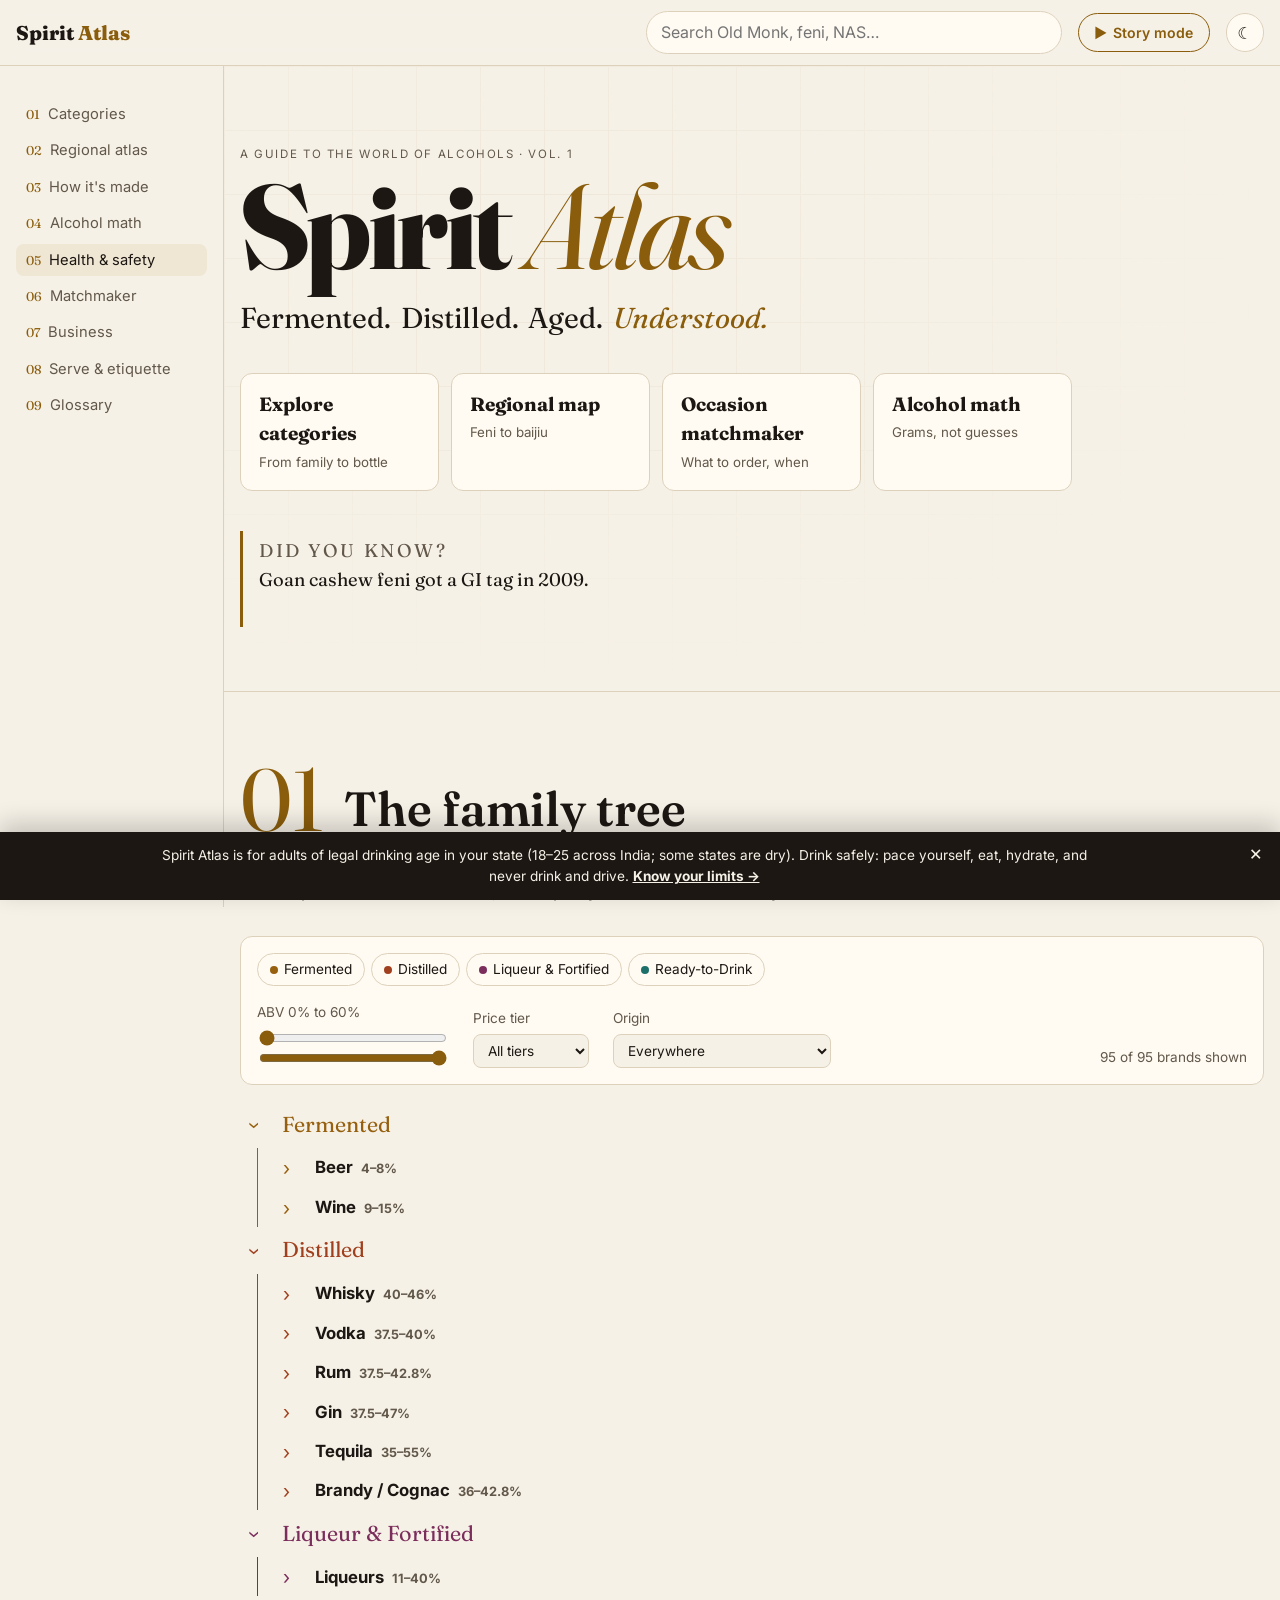
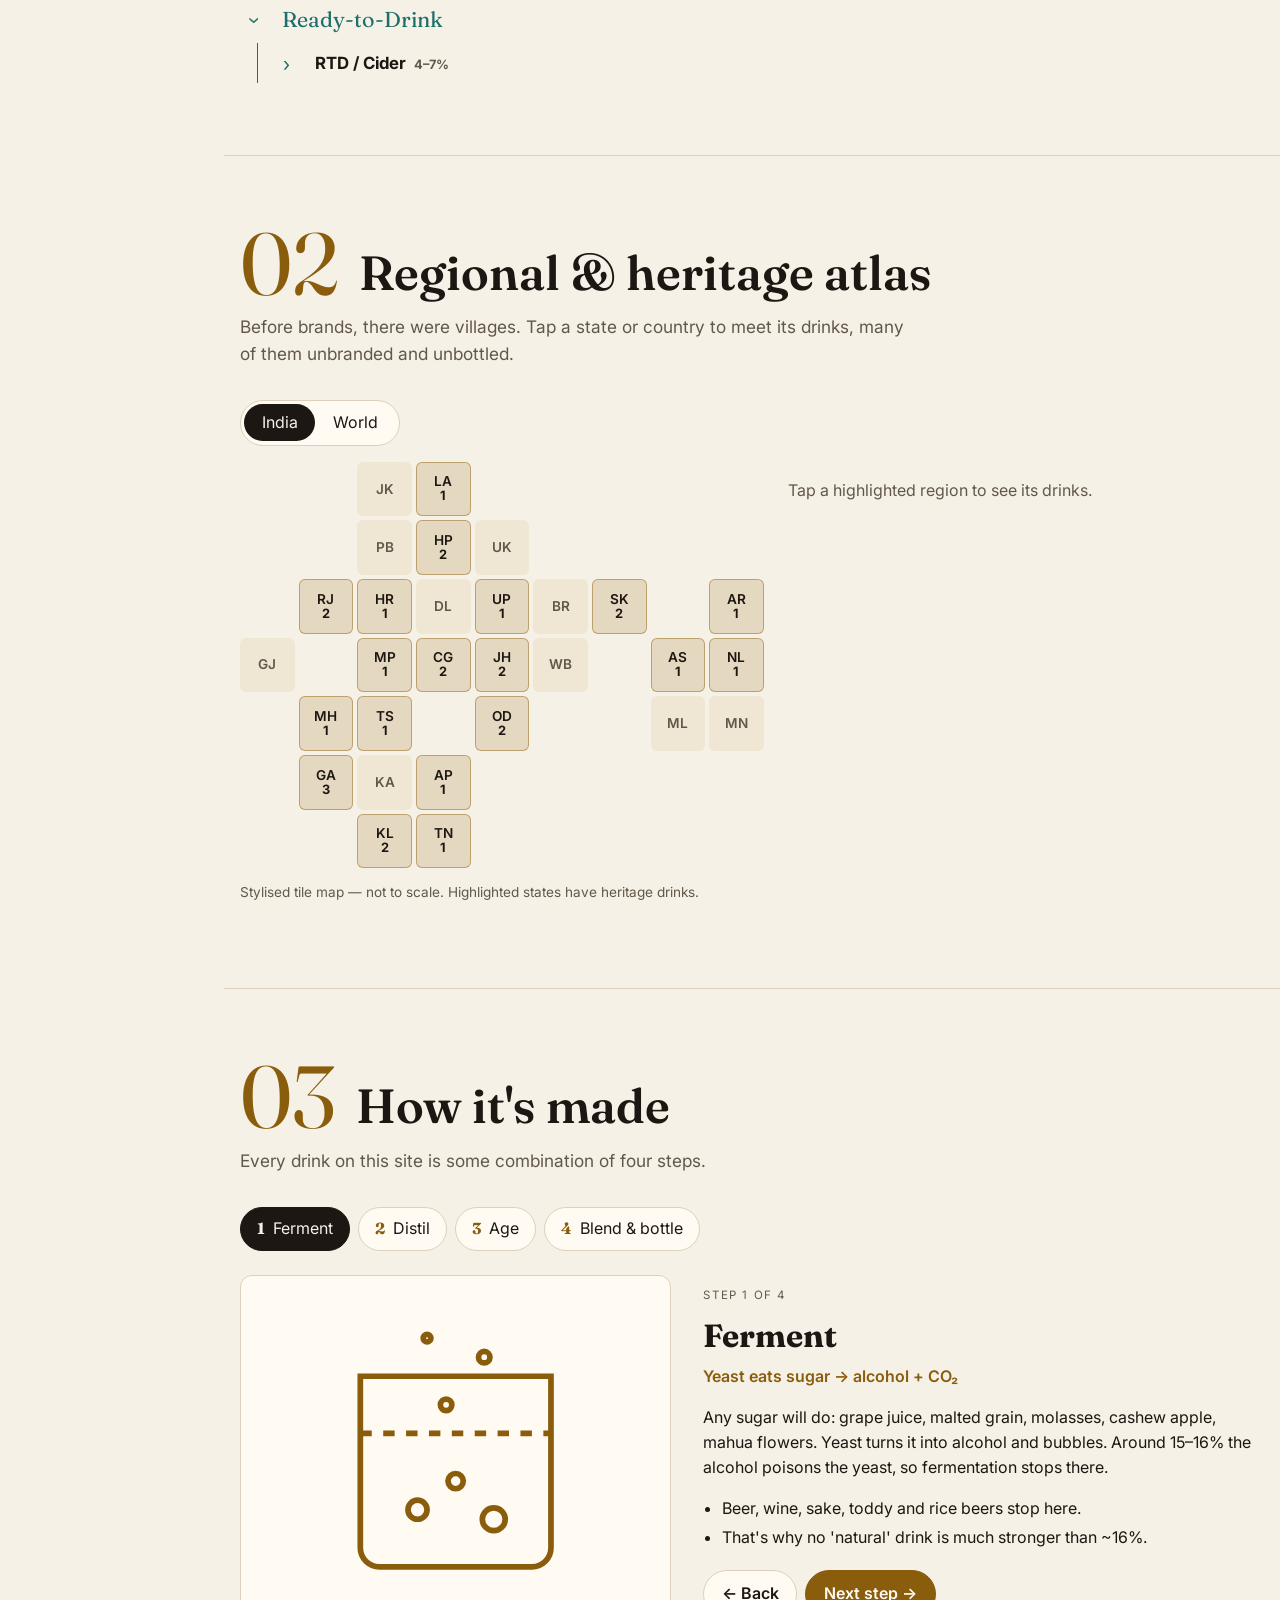
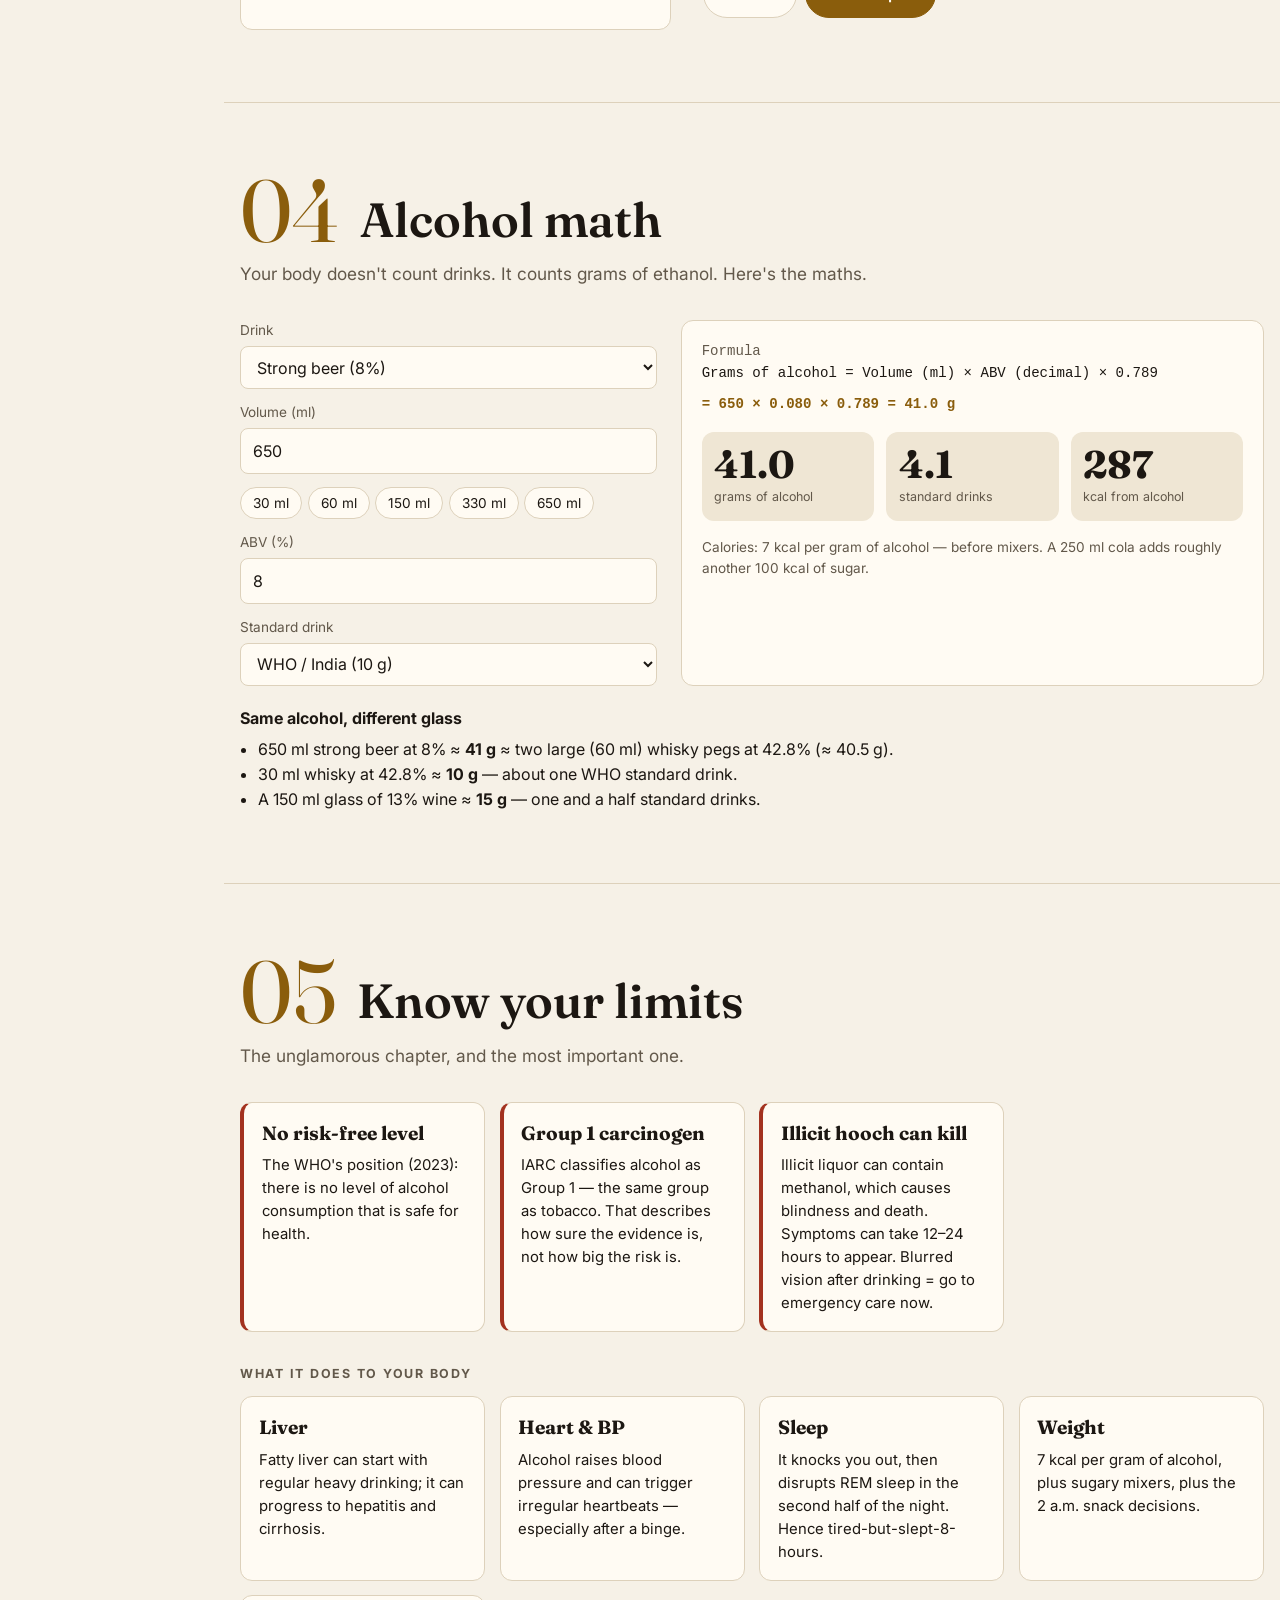
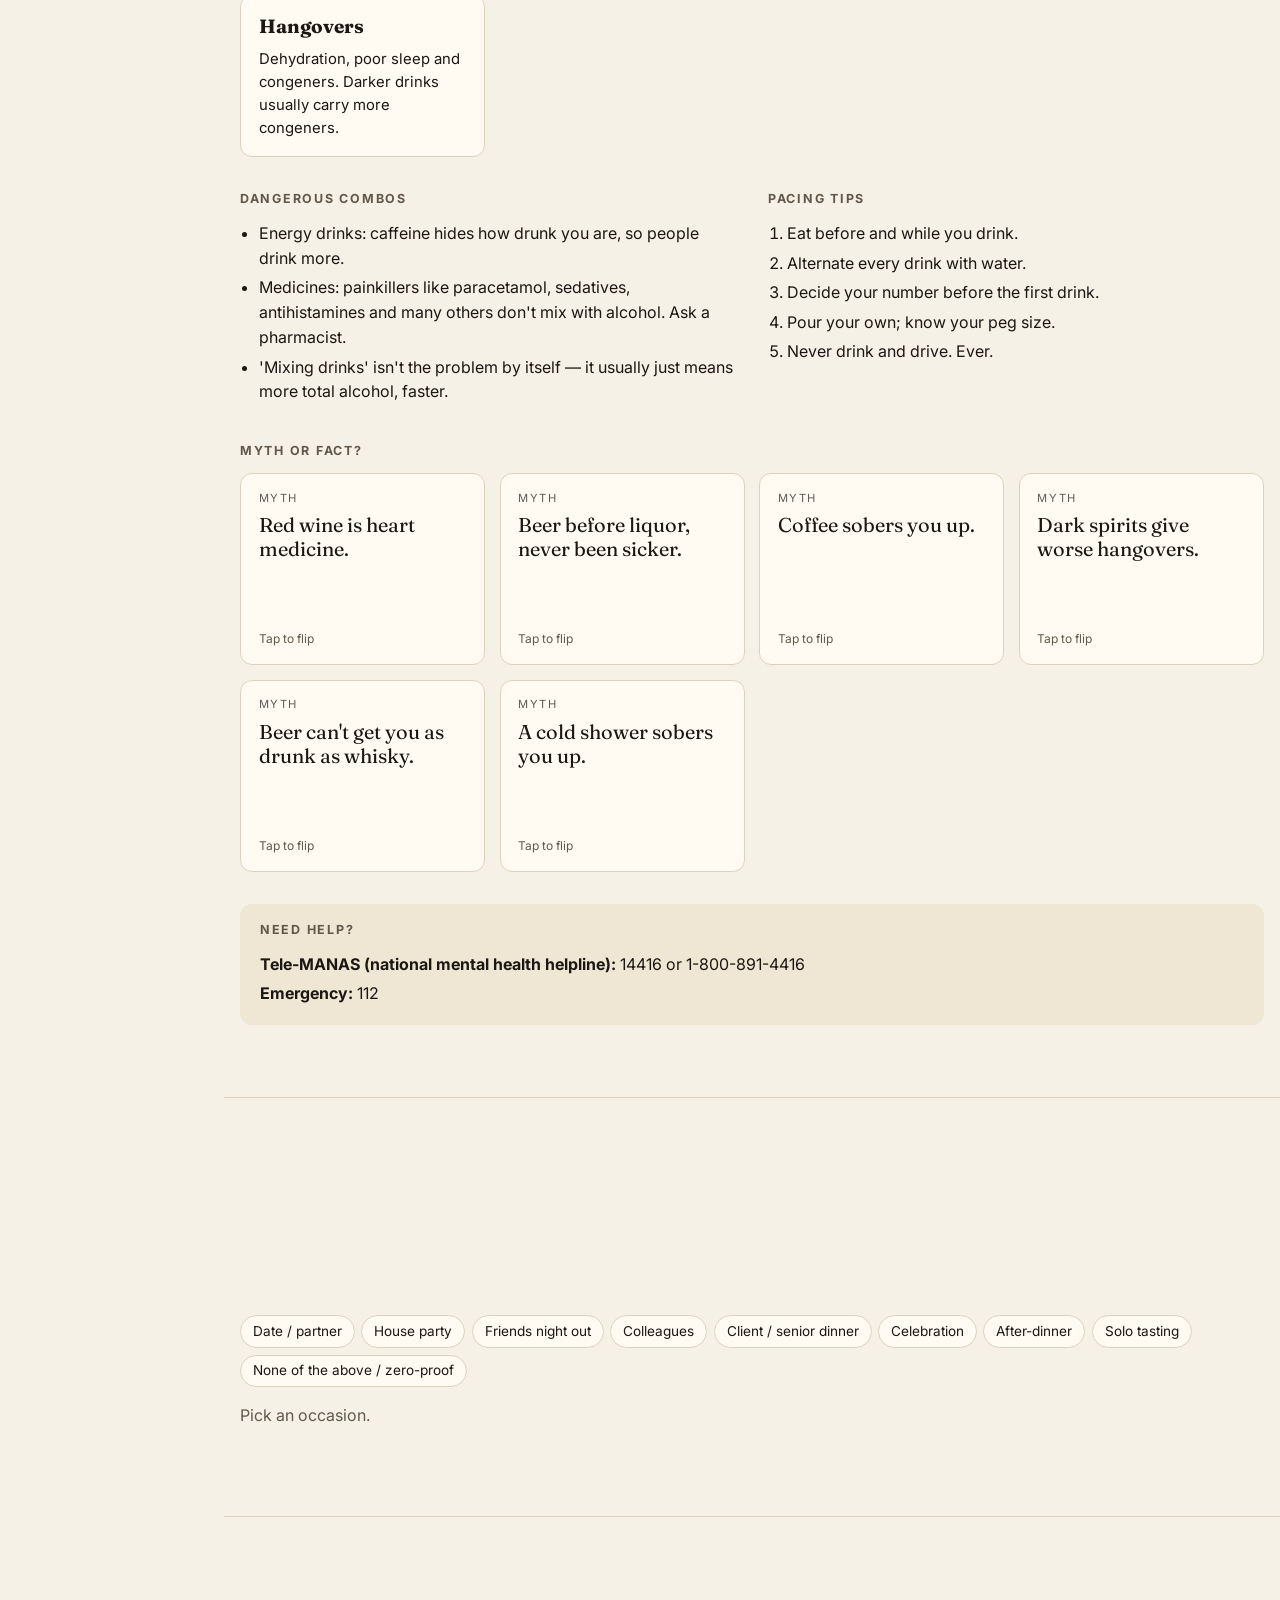
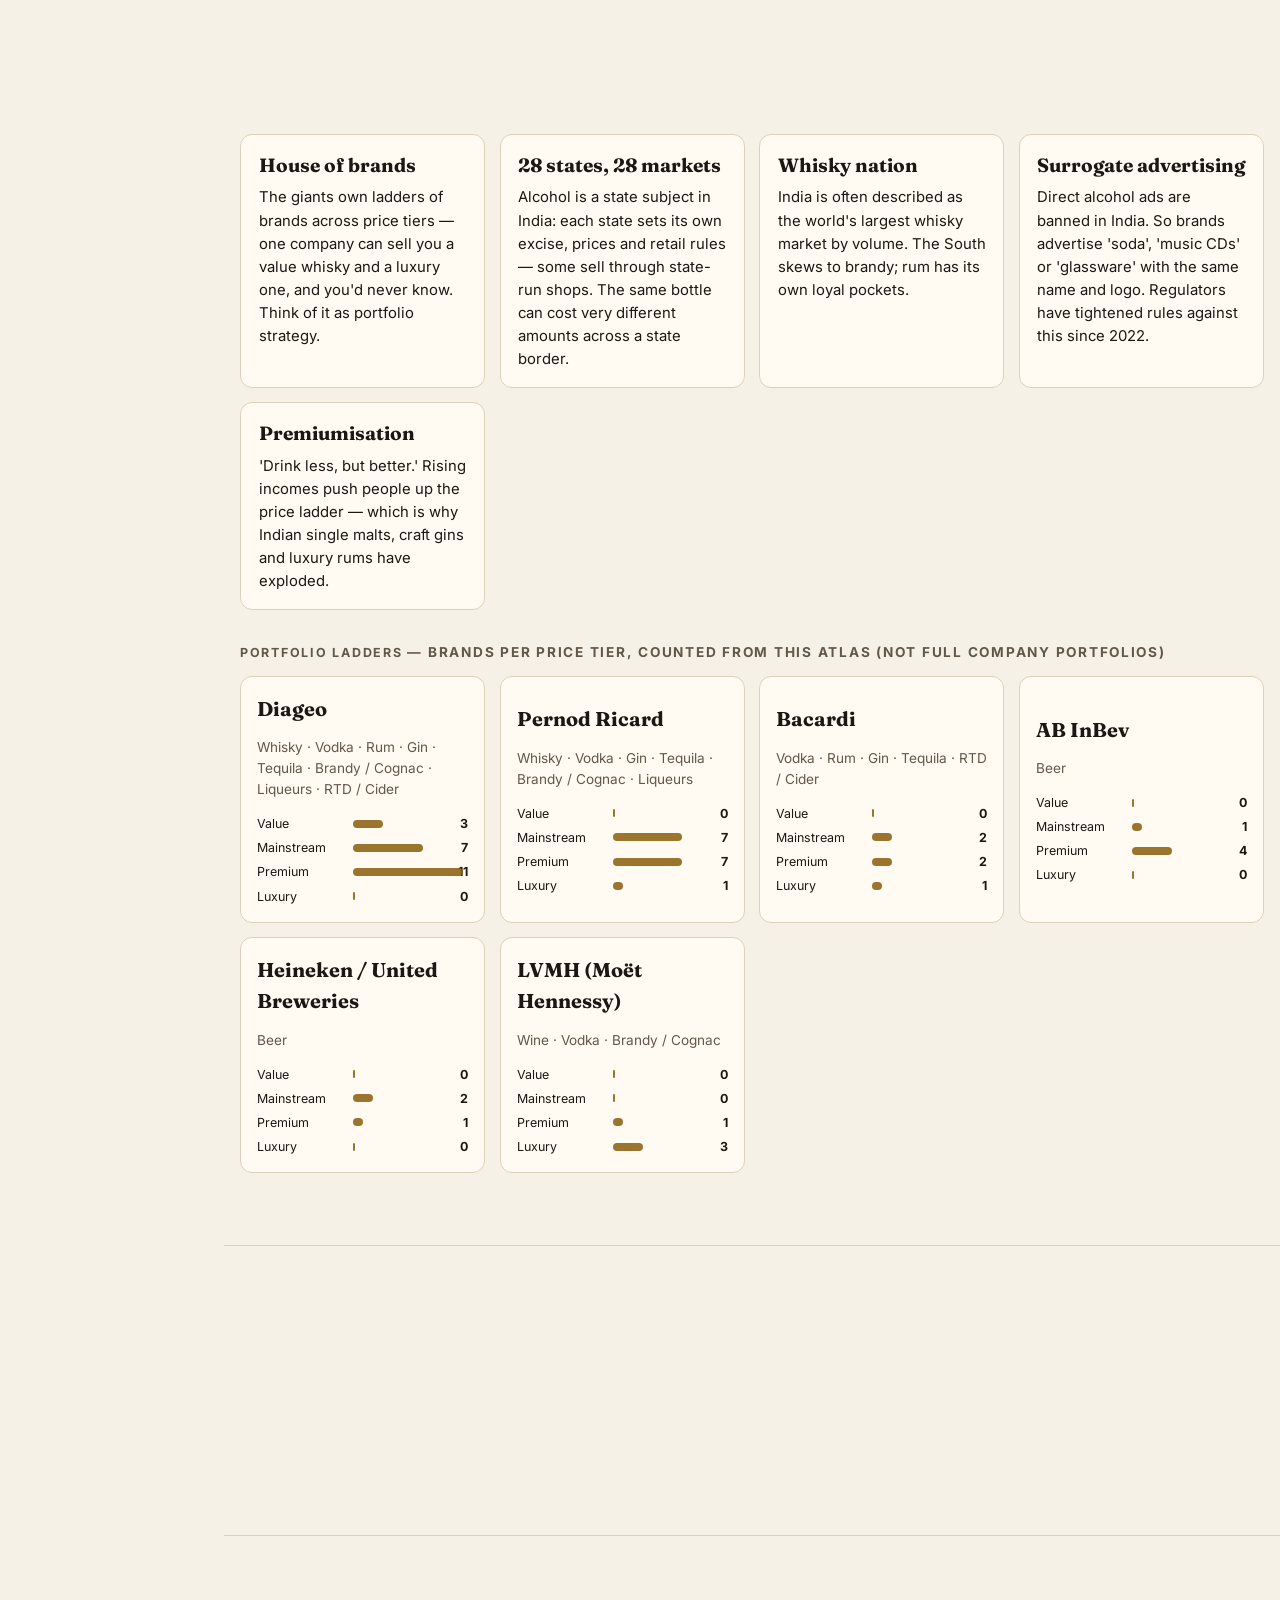
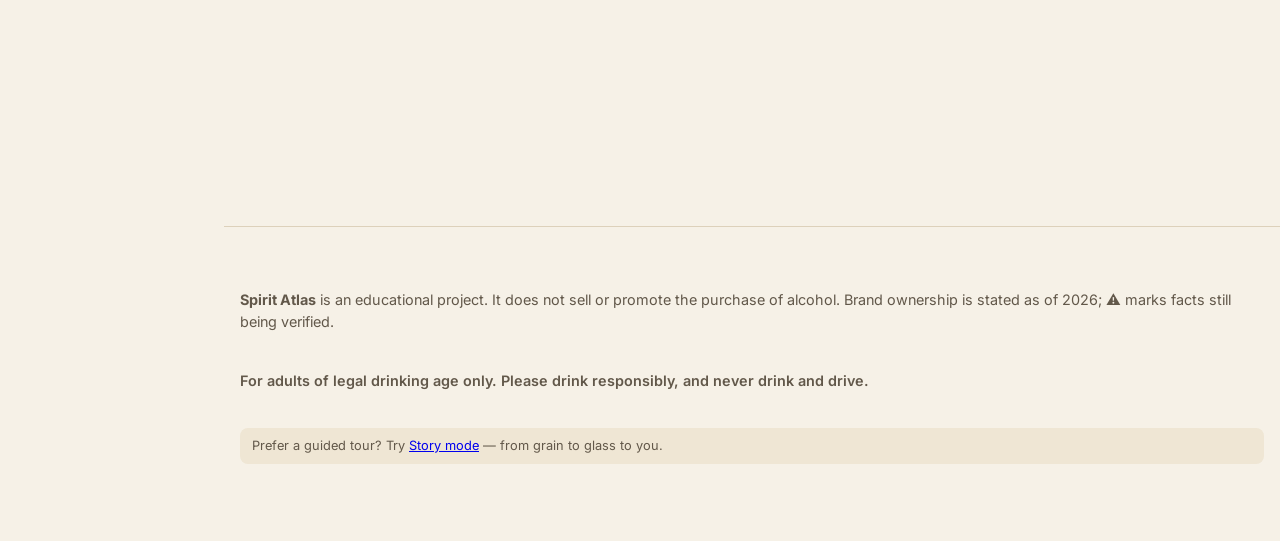
<file: index.html>
<!doctype html>
<html lang="en">
<head>
<meta charset="utf-8">
<meta name="viewport" content="width=device-width, initial-scale=1">
<title>Spirit Atlas</title>
<script>
// Open the full Atlas by default. Its Story links opt into the guided tour.
if (new URLSearchParams(window.location.search).get("mode") !== "story") {
  window.location.replace("atlas.html" + window.location.search + window.location.hash);
}
</script>
<meta name="description" content="Spirit Atlas: from grain to glass to you. A guided two-minute story of how every drink is made — and what it does to you.">
<link rel="preconnect" href="https://fonts.googleapis.com">
<link rel="preconnect" href="https://fonts.gstatic.com" crossorigin>
<link href="https://fonts.googleapis.com/css2?family=Fraunces:ital,opsz,wght@0,9..144,400;0,9..144,600;0,9..144,800;1,9..144,400&family=Inter:wght@400;600;700&display=swap" rel="stylesheet">
<link rel="stylesheet" href="shared/components.css">
<style>
/* ============ DESIGN TOKENS: "ink & paper, with gold" (same as the Atlas home page) ============ */
:root {
  --bg: #f6f1e7; --surface: #fffbf3; --surface-2: #efe6d4; --ink: #1c1712; --muted: #62584a; --line: #ddd1bb;
  --accent: #8a5d0c; --accent-ink: #fffbf3; --warn: #a3321f; --glow: #e0b25c;
  --fam-fermented: #96600f; --fam-distilled: #a0401f; --fam-liqueur: #7b2d5b; --fam-rtd: #1d6f69;
  --font-display: "Fraunces", Georgia, serif; --font-body: "Inter", system-ui, sans-serif; --radius: 12px;
  color-scheme: light;
}
@media (prefers-color-scheme: dark) {
  :root:not([data-theme="light"]) {
    --bg: #13100c; --surface: #1c1813; --surface-2: #28211a; --ink: #f3ead8; --muted: #b5a88f; --line: #3b3227;
    --accent: #d9a441; --accent-ink: #1a140c; --warn: #e5735d; --glow: #d9a441;
    --fam-fermented: #e3a74c; --fam-distilled: #e8835a; --fam-liqueur: #dc8ab8; --fam-rtd: #5cc7bc; color-scheme: dark;
  }
}
:root[data-theme="dark"] {
  --bg: #13100c; --surface: #1c1813; --surface-2: #28211a; --ink: #f3ead8; --muted: #b5a88f; --line: #3b3227;
  --accent: #d9a441; --accent-ink: #1a140c; --warn: #e5735d; --glow: #d9a441;
  --fam-fermented: #e3a74c; --fam-distilled: #e8835a; --fam-liqueur: #dc8ab8; --fam-rtd: #5cc7bc; color-scheme: dark;
}

html { scroll-behavior: smooth; }
@media (prefers-reduced-motion: reduce) { html { scroll-behavior: auto; } }
.topbar { position: sticky; top: 0; z-index: 30; display: flex; align-items: center; gap: 0.75rem; padding: 0.7rem 1rem;
  background: color-mix(in srgb, var(--bg) 85%, transparent); backdrop-filter: blur(12px); }
.wordmark { font-family: var(--font-display); font-size: 1.3rem; text-decoration: none; color: var(--ink); white-space: nowrap; }
.wordmark i { color: var(--accent); }
.topbar .search { flex: 1; max-width: 24rem; margin-left: auto; }
.icon-btn { width: 2.4rem; height: 2.4rem; flex: none; border-radius: 50%; border: 1px solid var(--line); background: var(--surface); cursor: pointer; }
/* Back-to-Atlas pill (mirror of the Atlas's "Story mode" button) */
.story-btn { flex: none; display: inline-flex; align-items: center; gap: 0.4rem; padding: 0.5rem 0.95rem; border-radius: 999px;
  border: 1px solid var(--accent); color: var(--accent); text-decoration: none; font-weight: 600; font-size: 0.88rem; white-space: nowrap; transition: background 0.2s, color 0.2s; }
.story-btn:hover { background: var(--accent); color: var(--accent-ink); }
.wordmark { font-weight: 800; }
.skip { font-size: 0.85rem; font-weight: 700; color: var(--accent); text-decoration: none; white-space: nowrap; }
@media (max-width: 560px) { .skip { display: none; } }

/* ============ HERO ============ */
.hero { min-height: calc(100svh - 3.8rem); display: grid; place-items: center; text-align: center; padding: 3rem 1rem; position: relative; overflow: hidden; }
.hero::before { content: ""; position: absolute; width: 60vmax; height: 60vmax; border-radius: 50%; top: 50%; left: 50%; transform: translate(-50%, -50%);
  background: radial-gradient(circle, color-mix(in srgb, var(--glow) 35%, transparent), transparent 65%); pointer-events: none; }
.hero-inner { position: relative; max-width: 50rem; }
.hero h1 { font-family: var(--font-display); font-weight: 400; font-size: clamp(2.6rem, 8vw, 5.5rem); line-height: 0.95; margin: 0.5rem 0 1rem; }
.hero h1 .roll { color: var(--accent); font-style: italic; }
.hero .sub { font-size: 1.15rem; color: var(--muted); max-width: 36rem; margin: 0 auto 2rem; }
.hero-actions { display: flex; flex-wrap: wrap; justify-content: center; gap: 0.6rem; }
.paths { display: flex; flex-wrap: wrap; justify-content: center; gap: 0.4rem; margin-top: 2rem; }
.paths .chip::before { display: none; }
.hero .dyk { margin: 2.5rem auto 0; max-width: 34rem; font-size: 0.95rem; color: var(--muted); }
.scroll-cue { display: block; margin-top: 2rem; font-size: 0.8rem; color: var(--muted); animation: bob 2s ease-in-out infinite; }
@keyframes bob { 50% { transform: translateY(6px); } }
@media (prefers-reduced-motion: reduce) { .scroll-cue { animation: none; } }

/* ============ STORY (scrollytelling) ============
   Left: a sticky "vessel" that changes per chapter. Right: chapters that scroll past.
   On phones the vessel sticks to the top and chapters scroll underneath. */
.story { position: relative; display: grid; grid-template-columns: 1fr; padding: 0 1rem; }
@media (min-width: 900px) { .story { grid-template-columns: 1fr 1fr; gap: 3rem; max-width: 72rem; margin: 0 auto; } }
.stage { position: sticky; top: 3.8rem; height: 42svh; display: grid; place-items: center; z-index: 2;
  background: linear-gradient(var(--bg) 85%, transparent); }
@media (min-width: 900px) { .stage { height: calc(100svh - 3.8rem); background: none; } }
/* Phones: glass on the left; bubble, number and notes stacked on the right */
.vessel { display: grid; grid-template-columns: auto minmax(0, 1fr); align-items: center; gap: 0.5rem 1.25rem; max-width: 100%; }
.vessel svg { grid-column: 1; grid-row: 1 / span 2; }
.vessel .bubble { grid-column: 2; grid-row: 1; align-self: end; }
.vessel > div { grid-column: 2; grid-row: 2; align-self: start; }
.vessel svg { height: min(30svh, 22rem); width: auto; }
/* Desktop: bubble above the glass, number + notes below — all in one column */
@media (min-width: 900px) {
  .vessel { grid-template-columns: 1fr; justify-items: center; text-align: center; }
  .vessel svg, .vessel .bubble, .vessel > div { grid-column: 1; grid-row: auto; }
  .vessel svg { height: 44svh; }
}
/* The speech bubble. Its tail points left at the glass on phones, down at it on desktop. */
.bubble { position: relative; margin: 0; max-width: 22rem; padding: 0.7rem 0.95rem; border-radius: 14px; background: var(--surface);
  border: 1px solid var(--line); box-shadow: 0 10px 30px rgba(0,0,0,0.1); font-family: var(--font-display); font-style: italic;
  font-size: clamp(0.9rem, 2.4vw, 1.2rem); line-height: 1.3; text-align: left; }
.bubble::after { content: ""; position: absolute; width: 14px; height: 14px; background: inherit; border: inherit; border-top: none; border-right: none;
  left: -8px; bottom: 14px; transform: rotate(45deg); }
@media (min-width: 900px) { .bubble { text-align: center; } .bubble::after { left: calc(50% - 7px); bottom: -8px; transform: rotate(-45deg); } }
.bubble.is-warn { border-color: color-mix(in srgb, var(--warn) 50%, var(--line)); }
.bubble.is-bad { border-color: var(--warn); color: var(--warn); }
.bubble.pop { animation: bubble-pop 0.35s cubic-bezier(.2,1.4,.4,1); }
@keyframes bubble-pop { from { transform: scale(0.85); opacity: 0; } to { transform: none; opacity: 1; } }
.stage-note { margin-top: 0.5rem; display: grid; gap: 0.4rem; justify-items: start; max-width: 22rem; }
@media (min-width: 900px) { .stage-note { justify-items: center; } }
.stage-note .mood { margin-left: 0; }
.stage-note .binge { margin: 0; text-align: left; }
@media (max-width: 899px) { .stage-note .binge { font-size: 0.72rem; padding: 0.35rem 0.5rem; } }
@media (prefers-reduced-motion: reduce) { .bubble.pop { animation: none; } }
.liquid { transition: transform 0.8s cubic-bezier(.2,.8,.2,1); }
.wave { transition: fill 0.8s ease; animation: wave 3s linear infinite; }
@keyframes wave { to { transform: translateX(60px); } } /* one wave period = 60 units, so the loop is seamless */
.slosh-layer { transform-box: fill-box; transform-origin: 50% 0; }
.slosh-layer.slosh { animation: slosh 0.9s ease-out; }
@keyframes slosh { 25% { transform: rotate(-7deg); } 55% { transform: rotate(5deg); } 80% { transform: rotate(-2deg); } }
/* The whole glass starts to sway once you're past 3 pegs; --sway is set from JS */
#vessel-svg { transform-origin: 50% 100%; overflow: visible; }
#vessel-svg.tipsy { animation: sway 2.6s ease-in-out infinite alternate; }
@keyframes sway { from { transform: rotate(calc(var(--sway, 2deg) * -1)); } to { transform: rotate(var(--sway, 2deg)); } }
.bubbles circle { animation: bubble 2.4s ease-in infinite; opacity: 0; }
.bubbles circle:nth-child(2) { animation-delay: 0.6s; } .bubbles circle:nth-child(3) { animation-delay: 1.2s; } .bubbles circle:nth-child(4) { animation-delay: 1.8s; }
@keyframes bubble { 0% { transform: translateY(0); opacity: 0; } 20% { opacity: 0.8; } 100% { transform: translateY(-120px); opacity: 0; } }
@media (prefers-reduced-motion: reduce) { .bubbles circle, .wave, .slosh-layer.slosh, #vessel-svg.tipsy { animation: none; } .liquid { transition: none; } }
.meter b { display: block; font-family: var(--font-display); font-size: clamp(2.2rem, 7vw, 4rem); line-height: 1; }
.meter span { font-size: 0.85rem; color: var(--muted); }
.progress { display: flex; gap: 0.35rem; margin-top: 0.8rem; }
.progress i { width: 1.6rem; height: 4px; border-radius: 2px; background: var(--line); transition: background 0.3s; }
.progress i.on { background: var(--accent); }
@media (min-width: 900px) { .progress { justify-content: center; } }

.chapters { position: relative; z-index: 1; padding-bottom: 30svh; }
.chapter { min-height: 85svh; display: flex; align-items: center; }
.chapter-card { background: var(--surface); border: 1px solid var(--line); border-radius: var(--radius); padding: 1.5rem; box-shadow: 0 20px 50px rgba(0,0,0,0.08);
  opacity: 0.35; transition: opacity 0.4s; }
.chapter.is-active .chapter-card { opacity: 1; }
.chapter-card h2 { font-family: var(--font-display); font-weight: 400; font-size: clamp(1.8rem, 5vw, 2.6rem); line-height: 1.05; margin: 0 0 0.5rem; }
.chapter-card .short { color: var(--accent); font-weight: 700; margin: 0 0 0.8rem; }
.chapter-card .chips { margin-top: 1rem; }
.mini-calc { margin-top: 1rem; padding: 1rem; border-radius: 12px; background: var(--surface-2); }
.mini-calc label { font-size: 0.85rem; color: var(--muted); display: block; }
.mini-calc input { width: 100%; accent-color: var(--accent); }
.mini-calc label strong { font-size: 1.1rem; color: var(--ink); }
.mood { display: inline-block; margin-left: 0.4rem; padding: 0.1rem 0.55rem; border-radius: 999px; font-size: 0.72rem; font-weight: 700;
  text-transform: uppercase; letter-spacing: 0.08em; background: var(--surface); color: var(--accent); transition: background 0.3s, color 0.3s; }
.mood.is-warn { background: color-mix(in srgb, var(--warn) 18%, var(--surface)); color: var(--warn); }
.mood.is-bad { background: var(--warn); color: var(--surface); }
.ticks { display: flex; justify-content: space-between; font-size: 0.7rem; color: var(--muted); padding: 0 0.3rem; }
.quip { font-family: var(--font-display); font-style: italic; font-size: 1.2rem; line-height: 1.3; margin: 0.8rem 0; min-height: 3.2em; }
.readouts { margin-top: 1rem; display: grid; grid-template-columns: repeat(3, 1fr); gap: 0.5rem; }
.ro { background: var(--surface); border-radius: 10px; padding: 0.6rem; }
.ro b { display: block; font-family: var(--font-display); font-size: 1.6rem; line-height: 1; }
.ro span { font-size: 0.72rem; color: var(--muted); } .ro em { font-style: normal; font-weight: 700; color: var(--ink); }
.dim-label { font-size: 0.78rem; color: var(--muted); margin: 0.9rem 0 0.35rem; }
.dim-label span { color: var(--ink); font-weight: 600; }
.hours { display: flex; flex-wrap: wrap; gap: 4px; min-height: 12px; }
.hours i { width: 12px; height: 12px; border-radius: 50%; background: var(--accent); animation: pop 0.3s ease-out both; }
@keyframes pop { from { transform: scale(0); } to { transform: scale(1); } }
.dim { display: grid; grid-template-columns: 8.5rem 1fr 5.5rem; gap: 0.6rem; align-items: center; margin-top: 0.45rem; }
.dim .dim-label { margin: 0; }
.bar { height: 8px; border-radius: 4px; background: var(--surface); overflow: hidden; }
.bar i { display: block; height: 100%; width: 0; border-radius: 4px; background: var(--accent); transition: width 0.6s cubic-bezier(.2,.8,.2,1), background 0.4s; }
.bar i.is-warn { background: color-mix(in srgb, var(--warn) 60%, var(--accent)); } .bar i.is-bad { background: var(--warn); }
.dim em { font-style: normal; font-size: 0.75rem; font-weight: 600; text-align: right; }
.binge { margin: 0.9rem 0 0; padding: 0.55rem 0.75rem; border-radius: 8px; border: 1px solid var(--warn); color: var(--warn); font-size: 0.85rem; font-weight: 600; }
@media (max-width: 480px) { .dim { grid-template-columns: 6.5rem 1fr 4.5rem; } }
@media (prefers-reduced-motion: reduce) { .hours i { animation: none; } .bar i { transition: none; } }

/* ============ EXPLORE HUB ============ */
.hub { padding: 4rem 1rem 3rem; border-top: 1px solid var(--line); background: var(--surface-2); }
.hub-head { max-width: 72rem; margin: 0 auto 1.5rem; }
.hub-head h2 { font-family: var(--font-display); font-weight: 400; font-size: clamp(2rem, 6vw, 3.5rem); margin: 0; line-height: 1; }
.hub-head p { color: var(--muted); margin: 0.5rem 0 0; }
/* The tool picker: big tiles on first view, then a sticky tab strip */
.hub-tabs { position: sticky; top: 3.8rem; z-index: 20; display: flex; gap: 0.4rem; overflow-x: auto; padding: 0.6rem 0; margin: 0 auto; max-width: 72rem;
  background: var(--surface-2); scrollbar-width: none; }
.hub-tab { flex: none; display: flex; flex-direction: column; align-items: flex-start; gap: 0.1rem; min-width: 9.5rem; padding: 0.75rem 1rem; border-radius: 14px;
  border: 1px solid var(--line); background: var(--surface); cursor: pointer; text-align: left; transition: transform 0.15s; }
.hub-tab:hover { transform: translateY(-2px); }
.hub-tab b { font-size: 0.95rem; } .hub-tab small { font-size: 0.75rem; color: var(--muted); }
.hub-tab[aria-selected="true"] { background: var(--ink); color: var(--bg); border-color: var(--ink); }
.hub-tab[aria-selected="true"] small { color: inherit; opacity: 0.7; }
.hub-panel { max-width: 72rem; margin: 1.25rem auto 0; background: var(--bg); border: 1px solid var(--line); border-radius: var(--radius); padding: 1.5rem 1.25rem; min-height: 50vh; }
.hub-panel h3.panel-title { font-family: var(--font-display); font-weight: 400; font-size: 2rem; margin: 0 0 0.25rem; }
.hub-panel .panel-lede { color: var(--muted); margin: 0 0 1.5rem; }
.site-foot { padding: 2.5rem 1rem 4rem; color: var(--muted); font-size: 0.9rem; max-width: 72rem; margin: 0 auto; }
.proto-note { font-size: 0.8rem; background: var(--surface-2); padding: 0.5rem 0.75rem; border-radius: 8px; display: inline-block; }
</style>
</head>
<body>

<header class="topbar">
  <a class="wordmark" href="index.html">Spirit <i>Atlas</i></a>
  <a class="skip" href="#hub">Skip to explore →</a>
  <div class="search">
    <label class="visually-hidden" for="q">Search drinks, brands, regions and terms</label>
    <input id="q" type="search" placeholder="Search anything…" autocomplete="off" aria-controls="q-results">
    <ul id="q-results" class="search-results" hidden></ul>
  </div>
  <a class="story-btn" href="atlas.html" title="Browse everything at once: categories, maps and tools"><span>Full Atlas</span><span aria-hidden="true">→</span></a>
  <button class="icon-btn" id="theme" type="button"></button>
</header>

<main id="top">
  <!-- HERO -->
  <section class="hero" aria-labelledby="hero-title">
    <div class="hero-inner">
      <p class="eyebrow">Spirit Atlas · a guide to the world of alcohols</p>
      <h1 id="hero-title">From grain to glass<br>to <span class="roll" id="roll">you</span>.</h1>
      <p class="sub">A two-minute scroll through how every drink is made, then an atlas you can wander around in.</p>
      <div class="hero-actions">
        <a class="btn btn-primary" href="#story">Start the story ↓</a>
        <a class="btn" href="atlas.html">Skip to the full Atlas</a>
      </div>
      <!-- "Pick your path" shortcuts jump straight into a hub tool -->
      <div class="paths" aria-label="Pick your path">
        <a class="chip" href="#hub" data-jump="explorer">Explore categories</a>
        <a class="chip" href="#hub" data-jump="atlas">Regional map</a>
        <a class="chip" href="#hub" data-jump="match">Occasion matchmaker</a>
        <a class="chip" href="#hub" data-jump="math">Alcohol math</a>
      </div>
      <p class="dyk"><strong>Did you know?</strong> <span class="ticker" id="ticker" aria-live="polite"></span></p>
      <span class="scroll-cue" aria-hidden="true">scroll ↓</span>
    </div>
  </section>

  <!-- STORY -->
  <section class="story" id="story" aria-label="The story: from sugar to your bloodstream">
    <div class="stage" aria-hidden="true">
      <div class="vessel">
        <!-- Speech bubble: the glass "talks" in the Into-you chapter (filled from data.js pegScale lines) -->
        <p class="bubble" id="bubble" hidden></p>
        <svg viewBox="0 0 120 200" id="vessel-svg">
          <defs><clipPath id="glass-clip"><path d="M20 10h80l-8 170a10 10 0 0 1-10 10H38a10 10 0 0 1-10-10z"/></clipPath></defs>
          <g clip-path="url(#glass-clip)">
            <!-- Liquid = 3 nested layers: moves up/down (#liquid) › sloshes (#slosh) › wave scrolls sideways (#wave) -->
            <g class="liquid" id="liquid"><g id="slosh" class="slosh-layer">
              <path class="wave" id="wave" fill="#e9d8a6" d="M-60 6 Q-45 0 -30 6 T0 6 T30 6 T60 6 T90 6 T120 6 T150 6 T180 6 T210 6 T240 6 V230 H-60 Z"/>
            </g></g>
            <g class="bubbles" id="bubbles" fill="#fff"><circle cx="45" cy="180" r="3"/><circle cx="70" cy="185" r="2.5"/><circle cx="58" cy="182" r="2"/><circle cx="80" cy="186" r="3"/></g>
          </g>
          <path d="M20 10h80l-8 170a10 10 0 0 1-10 10H38a10 10 0 0 1-10-10z" fill="none" stroke="currentColor" stroke-width="3" opacity="0.6"/>
        </svg>
        <div>
          <div class="meter"><b id="meter-value">0%</b><span id="meter-label">sugar + water</span></div>
          <!-- Mood tag + WHO 60 g warning, shown next to the glass in the Into-you chapter -->
          <div class="stage-note" id="stage-note" hidden><span class="mood" id="stage-mood"></span><p class="binge" id="binge" hidden></p></div>
          <div class="progress" id="progress"></div>
        </div>
      </div>
    </div>
    <div class="chapters" id="chapters"></div>
  </section>

  <!-- EXPLORE HUB -->
  <section class="hub" id="hub" aria-labelledby="hub-title">
    <div class="hub-head">
      <p class="eyebrow">Part two</p>
      <h2 id="hub-title">Now, explore.</h2>
      <p>Pick a tool. Everything opens right here.</p>
    </div>
    <div class="hub-tabs" role="tablist" aria-label="Explore tools" id="hub-tabs"></div>
    <div class="hub-panel" role="tabpanel" id="hub-panel" tabindex="-1"></div>
  </section>

  <footer class="site-foot">
    <p><strong>Spirit Atlas</strong> is an educational project. It does not sell or promote the purchase of alcohol. Brand ownership is stated as of 2026; ⚠️ marks facts still being verified.</p>
    <p class="footer-note">For adults of legal drinking age only. Please drink responsibly, and never drink and drive.</p>
    <p class="proto-note">Want everything at once? <a href="atlas.html">Open the full Atlas</a></p>
  </footer>
</main>


<script src="shared/data.js"></script>
<script src="shared/core.js"></script>
<script src="shared/analytics.js"></script>
<script>
/* ============ PAGE WIRING (MVP 3) ============ */
(function () {
  var D = window.ATLAS_DATA, A = window.Atlas, esc = A.esc;

  A.initNotice({ href: "#hub", jump: "health" });
  A.initTheme(document.getElementById("theme"));
  A.initSearch(document.getElementById("q"), document.getElementById("q-results"));
  A.startTicker(document.getElementById("ticker"));

  /* ----- Hero: the last word of the headline cycles ----- */
  var words = ["you", "grain", "grape", "cane", "agave", "you"], w = 0, roll = document.getElementById("roll");
  if (!window.matchMedia("(prefers-reduced-motion: reduce)").matches) {
    setInterval(function () { w = (w + 1) % words.length; roll.textContent = words[w]; }, 1800);
  }

  /* ----- STORY chapters -----
     The middle four come straight from D.process; the first and last two are
     assembled from other parts of the data layer (families, pours, health). */
  var pourById = {}; D.serve.pours.forEach(function (p) { pourById[p.id] = p; });
  var chapters = [
    { id: "sugar", eyebrow: "Chapter 0", title: "It all starts with sugar",
      short: "Grapes, grain, cane, agave, flowers: anything sweet can become alcohol.",
      html: "<p>Every drink belongs to one of four families. Keep them in mind; the colours follow you through the whole site.</p>" +
        '<div class="chips">' + D.families.map(function (f) { return '<button class="chip" style="--fam: var(--fam-' + f.id + ')" data-open-type="family" data-open-id="' + f.id + '">' + esc(f.name) + "</button>"; }).join("") + "</div>",
      meter: { value: "0%", label: "sugar + water", fill: 0.1 }, colour: "#e9d8a6" }
  ].concat(D.process.map(function (s) {
    return { id: s.id, eyebrow: "Step " + s.n, title: s.title, short: s.short,
      html: "<p>" + esc(s.body) + '</p><ul class="list">' + s.points.map(function (p) { return "<li>" + esc(p) + "</li>"; }).join("") + "</ul>",
      meter: s.meter, colour: { ferment: "#e3b04b", distil: "#dfe9ee", age: "#b8651d", bottle: "#c7792a" }[s.id], bubbles: s.id === "ferment" };
  })).concat([
    { id: "glass", eyebrow: "Chapter 5", title: "Into the glass",
      short: "A 'drink' is not a unit. The size of the pour is everything.",
      html: '<ul class="list">' + D.serve.pours.map(function (p) { return "<li><strong>" + esc(p.name) + ":</strong> " + p.ml + " ml. " + esc(p.note) + "</li>"; }).join("") + "</ul>",
      meter: { value: pourById["p-small"].ml + " ml", label: "one small peg", fill: 0.3 }, colour: "#c7792a" },
    { id: "body", eyebrow: "Chapter 6", title: "Into you",
      short: D.health.headline[0].text,
      html: "<p>Your liver clears roughly one standard drink (~10 g) an hour. Coffee and cold showers don't speed it up. Drag the slider and watch the glass:</p>" +
        '<div class="mini-calc">' +
        '<label for="mini">Large pegs (60 ml) of 42.8% whisky: <strong id="mini-n">2</strong> <span class="mood" id="mini-mood"></span></label>' +
        '<input id="mini" type="range" min="0" max="8" step="1" value="2" aria-describedby="mini-quip">' +
        '<div class="ticks" aria-hidden="true"><span>0</span><span>2</span><span>4</span><span>6</span><span>8</span></div>' +
        '<p class="visually-hidden" id="mini-quip" aria-live="polite"></p>' + // read aloud for screen readers; sighted users see the bubble by the glass
        '<div class="readouts">' +
          '<div class="ro"><b id="ro-g">0</b><span>grams of alcohol</span></div>' +
          '<div class="ro"><b id="ro-sd">0</b><span>standard drinks (10 g)</span></div>' +
          '<div class="ro"><b id="ro-kcal">0</b><span>kcal ≈ <em id="ro-roti">0</em> rotis</span></div>' +
        "</div>" +
        '<div class="liver"><p class="dim-label">Liver clock <span id="ro-hours-txt"></span></p><div class="hours" id="ro-hours" aria-hidden="true"></div></div>' +
        '<div class="dims" id="dims"></div>' +
        '<p class="small muted">' + esc(D.health.pegDisclaimer) + "</p>" +
        "</div>" +
        '<p><a class="btn" href="#hub" data-jump="health">Read the health chapter</a></p>',
      meter: { value: "", label: "grams of alcohol", fill: 0.05 }, colour: "#a8322a" }
  ]);

  var list = document.getElementById("chapters");
  list.innerHTML = chapters.map(function (c) {
    return '<article class="chapter" data-ch="' + c.id + '"><div class="chapter-card"><p class="eyebrow">' + esc(c.eyebrow) +
      "</p><h2>" + esc(c.title) + '</h2><p class="short">' + esc(c.short) + "</p>" + c.html + "</div></article>";
  }).join("");
  document.getElementById("progress").innerHTML = chapters.map(function () { return "<i></i>"; }).join("");

  /* ----- "Into you": the pegs slider drives the glass + health readouts ----- */
  var H = D.health, mini = document.getElementById("mini");
  var svgEl = document.getElementById("vessel-svg"), sloshEl = document.getElementById("slosh"), waveEl = document.getElementById("wave");

  // Build the empty health bars once (one per dimension in the data layer).
  document.getElementById("dims").innerHTML = H.dimensions.map(function (d) {
    return '<div class="dim"><span class="dim-label">' + esc(d.name) + '</span><div class="bar"><i id="bar-' + d.id + '"></i></div><em id="val-' + d.id + '"></em></div>';
  }).join("");

  // Blend two hex colours: t=0 gives a, t=1 gives b. Used to darken the drink as pegs go up.
  function mix(a, b, t) {
    var pa = [1, 3, 5].map(function (i) { return parseInt(a.substr(i, 2), 16); });
    var pb = [1, 3, 5].map(function (i) { return parseInt(b.substr(i, 2), 16); });
    return "#" + pa.map(function (v, i) { return Math.round(v + (pb[i] - v) * t).toString(16).padStart(2, "0"); }).join("");
  }
  // Turn a 0–100 bar value into a word, so the bars aren't read as precise measurements.
  function level(v) { return v === 0 ? "—" : v < 25 ? "Mild" : v < 50 ? "Noticeable" : v < 75 ? "Impaired" : "Severe"; }

  // Move/colour the glass liquid. `fill` is 0–1 of the glass height.
  function setLiquid(fill, colour) {
    var h = Math.round(180 * fill) + 10;
    liquid.style.transform = "translateY(" + (190 - h) + "px)";
    waveEl.setAttribute("fill", colour);
  }

  function miniCalc(fromSlider) {
    var n = +mini.value, g = A.alcoholGrams(n * 60, 42.8), row = H.pegScale[n];
    var hours = Math.round(g / 10);
    document.getElementById("mini-n").textContent = n;
    document.getElementById("mini-mood").textContent = row.mood;
    document.getElementById("mini-mood").className = "mood" + (n >= 5 ? " is-bad" : n >= 3 ? " is-warn" : "");
    document.getElementById("mini-quip").textContent = row.line;
    document.getElementById("ro-g").textContent = g.toFixed(0);
    document.getElementById("ro-sd").textContent = (g / 10).toFixed(1);
    document.getElementById("ro-kcal").textContent = Math.round(g * 7);
    document.getElementById("ro-roti").textContent = Math.round(g * 7 / H.rotiKcal);
    document.getElementById("ro-hours-txt").textContent = n === 0 ? "— nothing to clear" : "— about " + hours + (hours === 1 ? " hour" : " hours") + " to clear";
    // One pip per hour of liver work; they light up one after another.
    document.getElementById("ro-hours").innerHTML = Array.from({ length: hours }, function (_, i) {
      return '<i style="animation-delay:' + (i * 40) + 'ms"></i>';
    }).join("");
    H.dimensions.forEach(function (d) {
      var v = row[d.id], bar = document.getElementById("bar-" + d.id);
      bar.style.width = v + "%";
      bar.classList.toggle("is-bad", v >= 70);
      bar.classList.toggle("is-warn", v >= 40 && v < 70);
      document.getElementById("val-" + d.id).textContent = level(v);
    });
    var binge = document.getElementById("binge");
    binge.hidden = g < H.heavyEpisodicGrams;
    binge.textContent = "⚠️ Past " + H.heavyEpisodicGrams + " g in one sitting: the WHO calls this heavy episodic (binge) drinking.";

    // Only drive the glass while this chapter is the active one.
    if (activeId !== "body") return;
    // Speech bubble + mood tag next to the glass, where the reader is looking.
    var bubble = document.getElementById("bubble");
    bubble.textContent = row.line; bubble.hidden = false;
    bubble.className = "bubble" + (n >= 5 ? " is-bad" : n >= 3 ? " is-warn" : "");
    bubble.classList.remove("pop"); void bubble.offsetWidth; bubble.classList.add("pop"); // replay the pop-in
    var stageMood = document.getElementById("stage-mood");
    stageMood.textContent = row.mood; stageMood.className = document.getElementById("mini-mood").className;
    document.getElementById("stage-note").hidden = false;
    document.getElementById("meter-value").textContent = n === 0 ? "0 g" : g.toFixed(0) + " g";
    document.getElementById("meter-label").textContent = n === 0 ? "just water. Respect." : "grams of alcohol";
    // 0 pegs = a glass of water; otherwise amber whisky that darkens towards red.
    if (n === 0) setLiquid(0.35, "#cfe4ec");
    else setLiquid(0.1 + n * 0.1, mix("#d8942f", "#7c2414", (n - 1) / 7));
    // Past 3 pegs the glass gets tipsy, and sways more with every peg.
    svgEl.classList.toggle("tipsy", n > 3);
    svgEl.style.setProperty("--sway", Math.max(0, n - 3) * 1.6 + "deg");
    // Re-trigger the slosh animation on every slider move.
    if (fromSlider) { sloshEl.classList.remove("slosh"); void sloshEl.getBBox(); sloshEl.classList.add("slosh"); }
  }
  mini.addEventListener("input", function () { miniCalc(true); A.bus.emit("calculator_used", { source: "story", pegs: +mini.value }); });

  // Update the sticky vessel when a chapter reaches the middle of the screen.
  var liquid = document.getElementById("liquid"), bubbles = document.getElementById("bubbles"), activeId = null;
  function activate(id) {
    activeId = id;
    var idx = chapters.findIndex(function (c) { return c.id === id; }), c = chapters[idx];
    var h = Math.round(180 * c.meter.fill) + 10;
    // Slide the liquid down so only `h` units show, and recolour it.
    liquid.style.transform = "translateY(" + (190 - h) + "px)"; waveEl.setAttribute("fill", c.colour);
    svgEl.classList.remove("tipsy"); // only the "Into you" chapter makes the glass sway
    document.getElementById("bubble").hidden = true;      // bubble + note belong to "Into you" only
    document.getElementById("stage-note").hidden = true;
    bubbles.style.display = c.bubbles ? "" : "none";
    document.getElementById("meter-value").textContent = c.meter.value;
    document.getElementById("meter-label").textContent = c.meter.label;
    document.querySelectorAll("#progress i").forEach(function (el, k) { el.classList.toggle("on", k <= idx); });
    document.querySelectorAll(".chapter").forEach(function (el) { el.classList.toggle("is-active", el.getAttribute("data-ch") === id); });
    if (id === "body") miniCalc(false);
    A.bus.emit("story_chapter_viewed", { id: id });
  }
  var io = new IntersectionObserver(function (entries) {
    entries.forEach(function (en) { if (en.isIntersecting) activate(en.target.getAttribute("data-ch")); });
  }, { rootMargin: "-45% 0px -45% 0px" });
  document.querySelectorAll(".chapter").forEach(function (el) { io.observe(el); });
  activate("sugar");

  /* ----- EXPLORE HUB ----- */
  var tools = [
    { id: "explorer", name: "Category explorer", hint: "Family → bottle", lede: "Open branches with ›, and tap any name for details.", render: A.renderExplorer },
    { id: "atlas", name: "Regional atlas", hint: "Feni to baijiu", lede: "Tap a highlighted state or a country.", render: A.renderAtlas },
    { id: "match", name: "Matchmaker", hint: "What to order", lede: "What you order is a signal. Pick the occasion.", render: A.renderMatchmaker },
    { id: "math", name: "Alcohol math", hint: "Grams, not guesses", lede: "Your body counts grams of ethanol, not drinks.", render: A.renderCalculator },
    { id: "health", name: "Health & safety", hint: "Know your limits", lede: "The unglamorous chapter, and the most important one.", render: A.renderHealth },
    { id: "business", name: "Business of booze", hint: "Portfolios & pricing", lede: "A few giants, many brands, and India's 28 liquor markets.", render: A.renderBusiness },
    { id: "serve", name: "Serve & etiquette", hint: "Pegs, glasses, toasts", lede: "How to pour, serve and say cheers.", render: A.renderServe },
    { id: "glossary", name: "Glossary", hint: "Label, decoded", lede: "Every term on the bottle, explained.", render: A.renderGlossary }
  ];
  var tabs = document.getElementById("hub-tabs"), panel = document.getElementById("hub-panel");
  tabs.innerHTML = tools.map(function (t) {
    return '<button class="hub-tab" role="tab" id="tab-' + t.id + '" aria-controls="hub-panel" aria-selected="false" data-tool="' + t.id + '"><b>' + esc(t.name) + "</b><small>" + esc(t.hint) + "</small></button>";
  }).join("");
  // Each tool gets its own container, rendered only the first time it's opened (lazy).
  var containers = {};
  function openTool(id, scroll) {
    var t = tools.filter(function (x) { return x.id === id; })[0];
    tabs.querySelectorAll(".hub-tab").forEach(function (b) { b.setAttribute("aria-selected", b.getAttribute("data-tool") === id); });
    panel.setAttribute("aria-labelledby", "tab-" + id);
    Object.keys(containers).forEach(function (k) { containers[k].hidden = k !== id; });
    if (!containers[id]) {
      var box = document.createElement("div");
      box.innerHTML = '<h3 class="panel-title">' + esc(t.name) + '</h3><p class="panel-lede">' + esc(t.lede) + "</p><div></div>";
      panel.appendChild(box); containers[id] = box;
      t.render(box.lastElementChild);
    }
    // Scroll only the tab strip sideways so the chosen tab is visible (never the whole page).
    var tabBtn = tabs.querySelector('[data-tool="' + id + '"]');
    tabs.scrollLeft = tabBtn.offsetLeft - tabs.offsetLeft - 16;
    if (scroll) document.getElementById("hub").scrollIntoView();
    A.bus.emit("hub_tool_opened", { id: id });
  }
  tabs.addEventListener("click", function (e) { var b = e.target.closest("[data-tool]"); if (b) openTool(b.getAttribute("data-tool")); });
  // Arrow keys move between tabs (standard tab-list keyboard pattern).
  tabs.addEventListener("keydown", function (e) {
    if (e.key !== "ArrowRight" && e.key !== "ArrowLeft") return;
    var all = Array.from(tabs.querySelectorAll(".hub-tab")), i = all.indexOf(document.activeElement);
    if (i < 0) return;
    var next = all[(i + (e.key === "ArrowRight" ? 1 : all.length - 1)) % all.length];
    next.focus(); openTool(next.getAttribute("data-tool"));
  });
  // Any link with data-jump opens that tool (hero shortcuts, footer "Know your limits").
  document.addEventListener("click", function (e) {
    var j = e.target.closest("[data-jump]"); if (!j) return;
    e.preventDefault(); openTool(j.getAttribute("data-jump"), true);
  });
  openTool("explorer");
})();
</script>
</body>
</html>
</file>
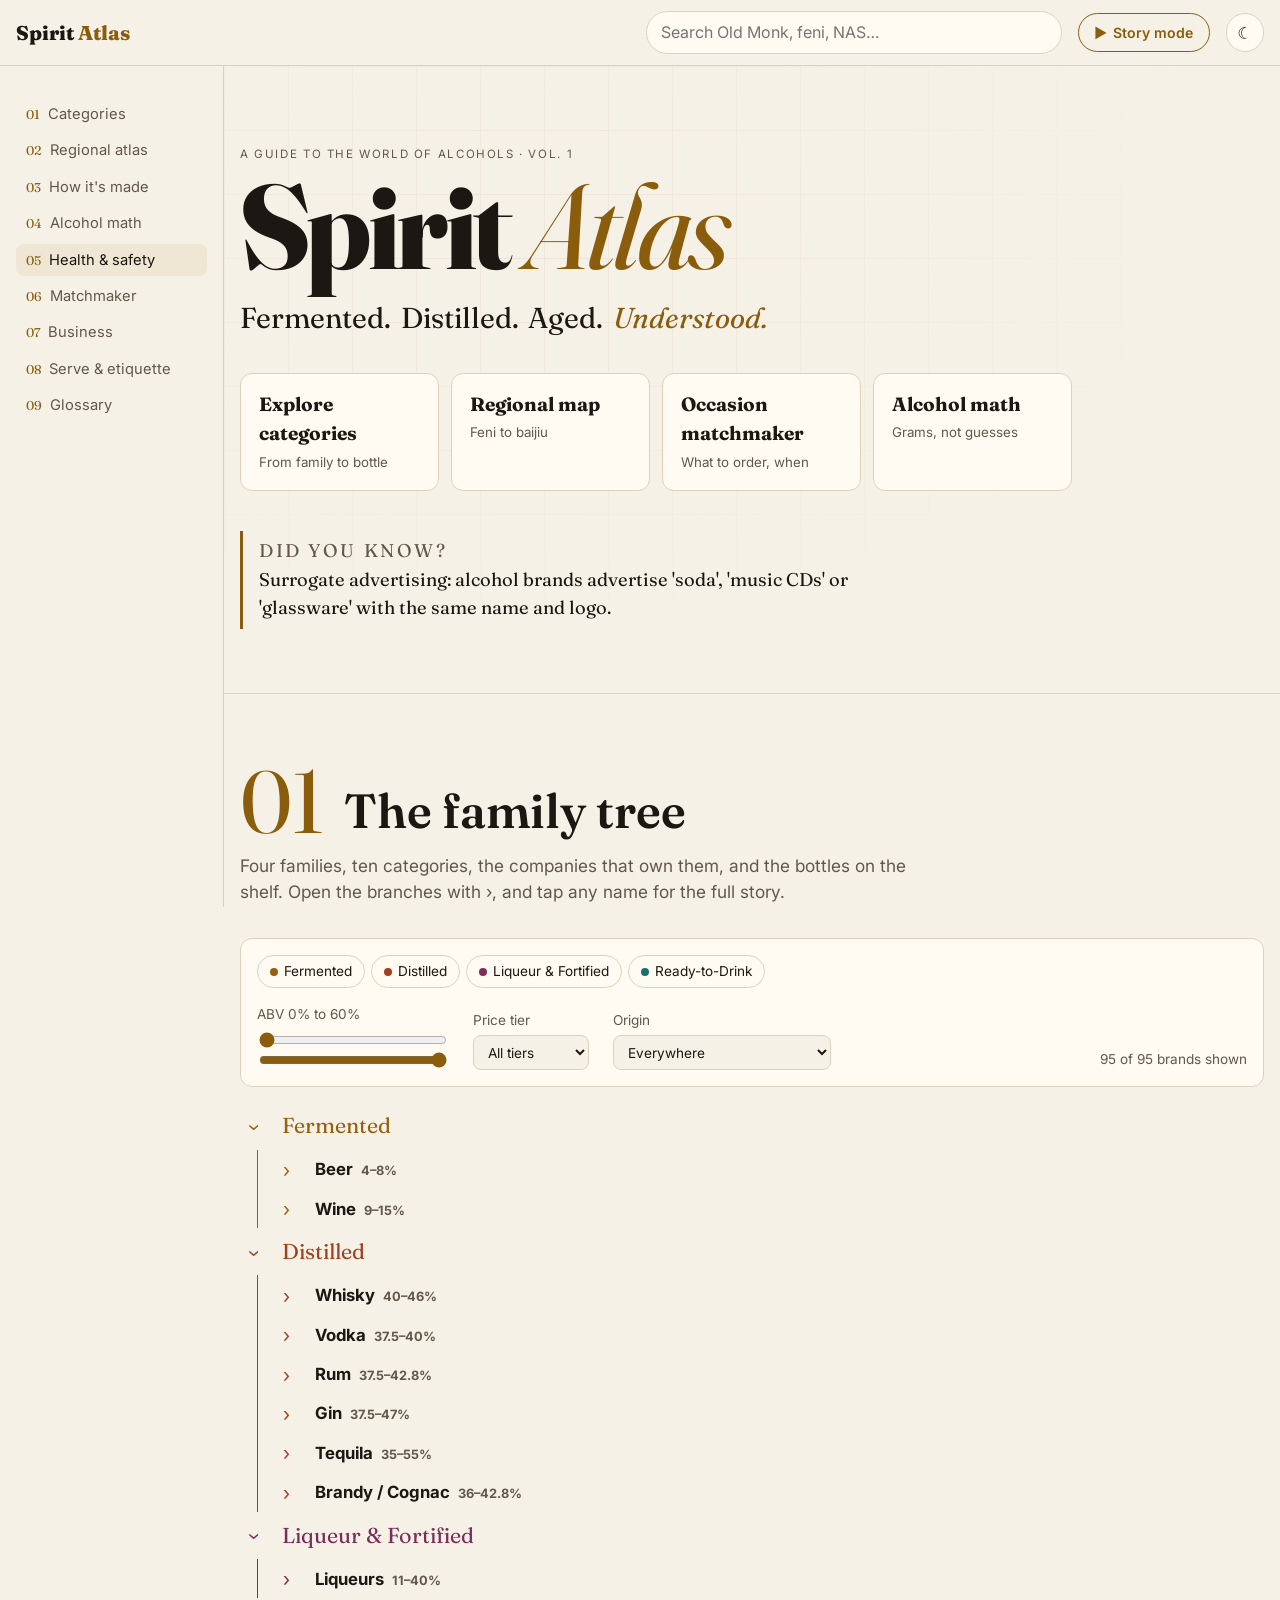
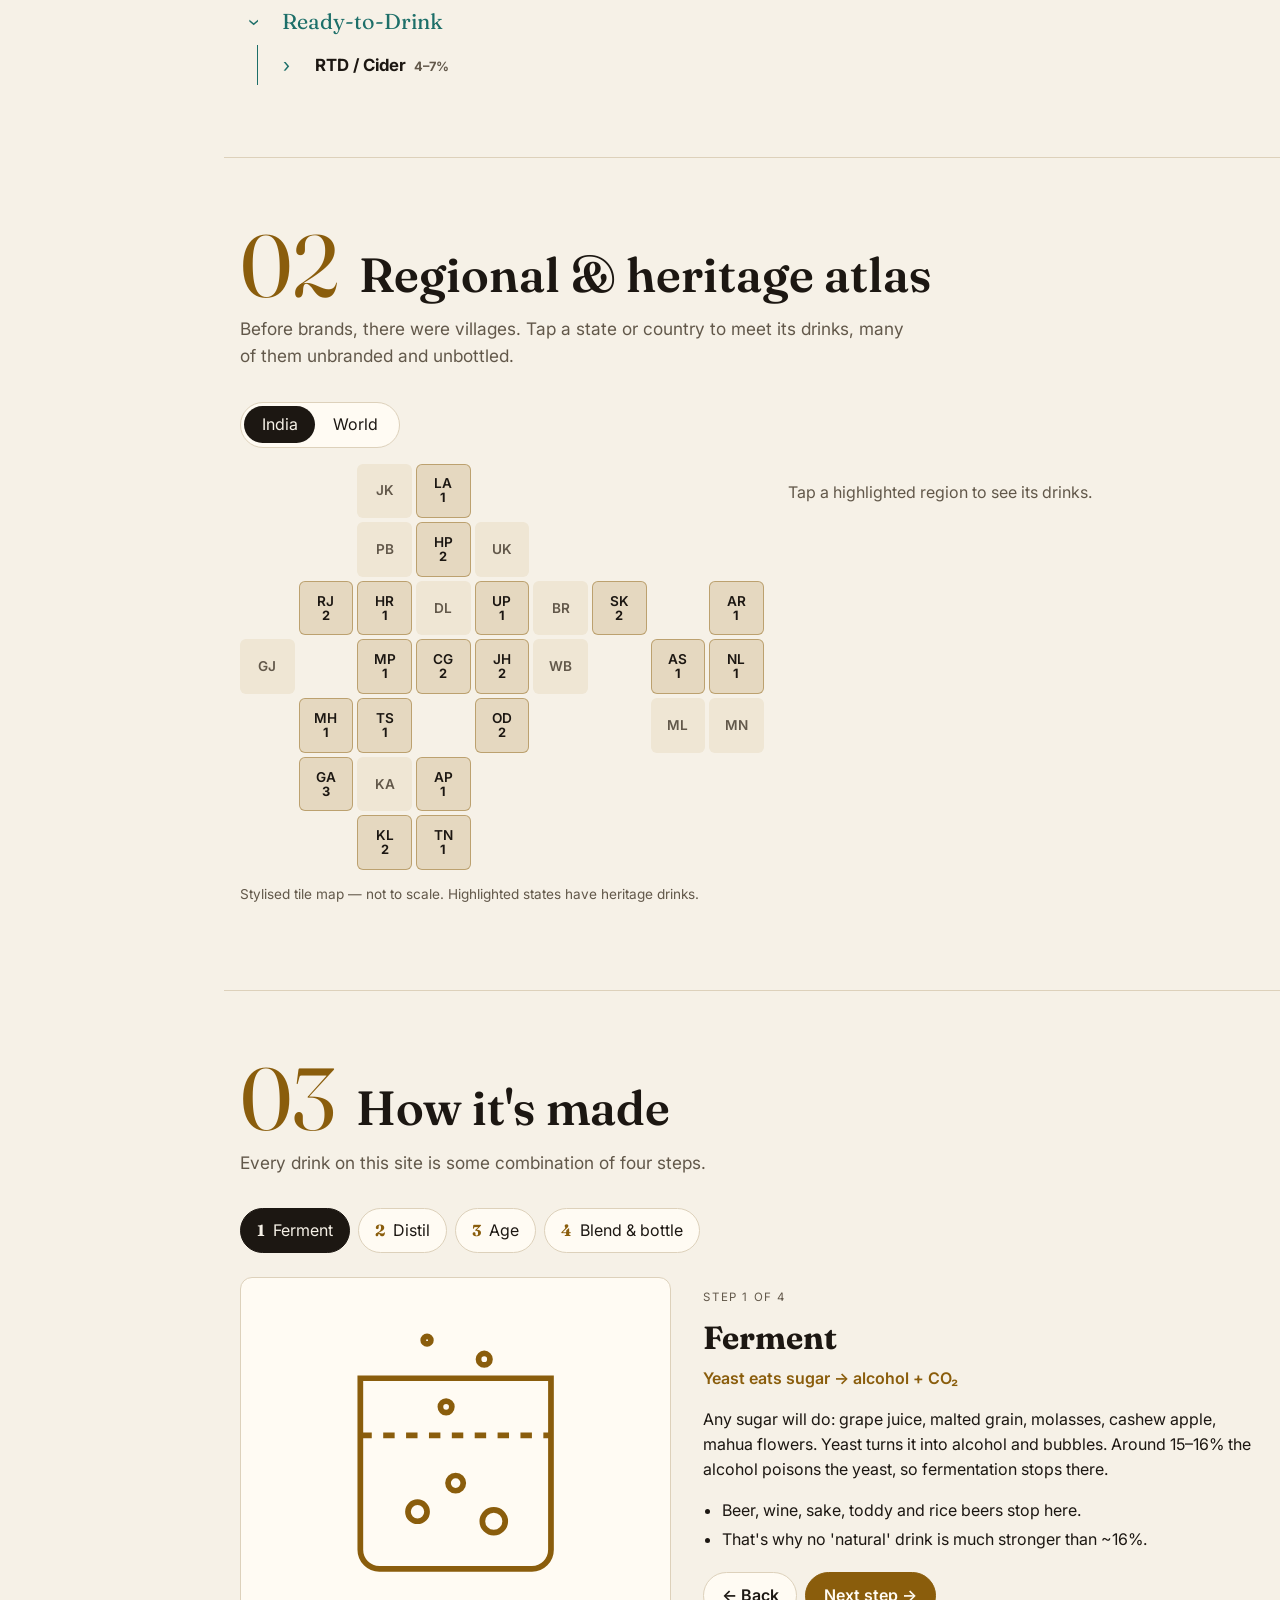
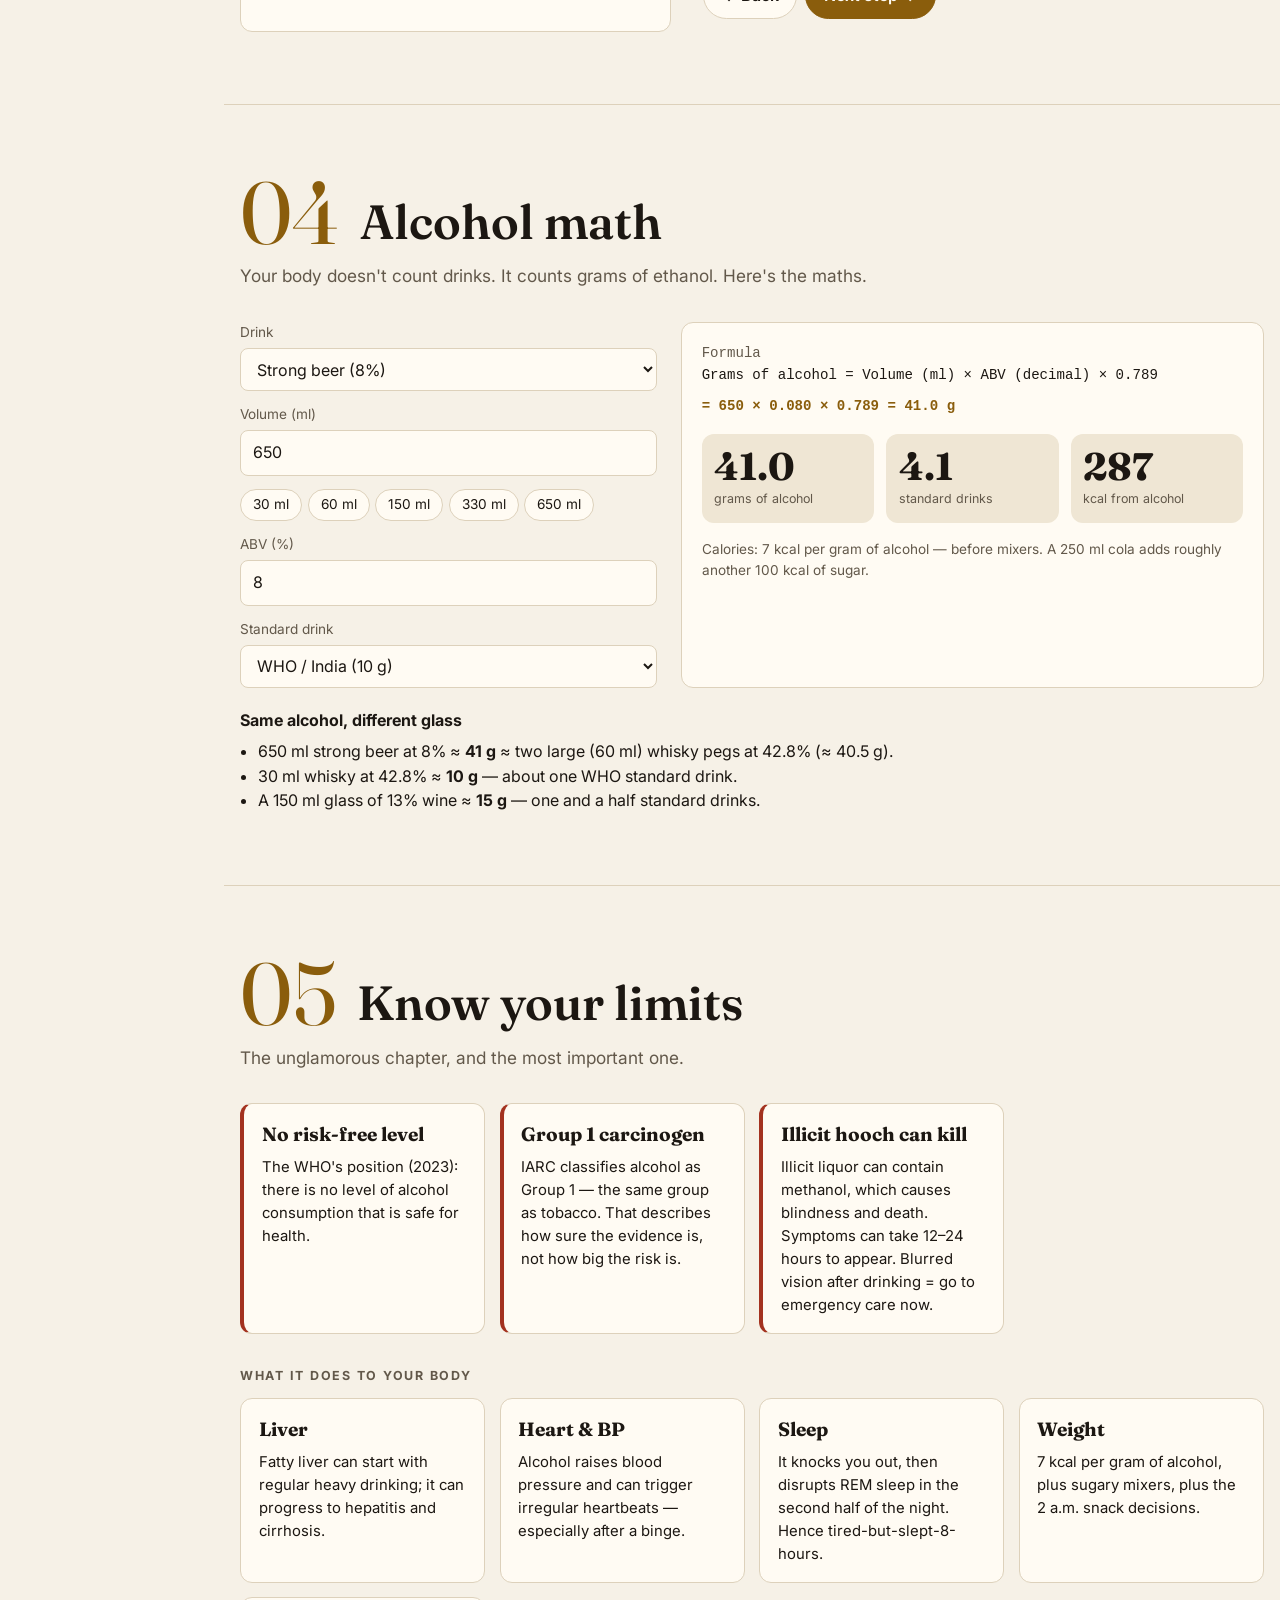
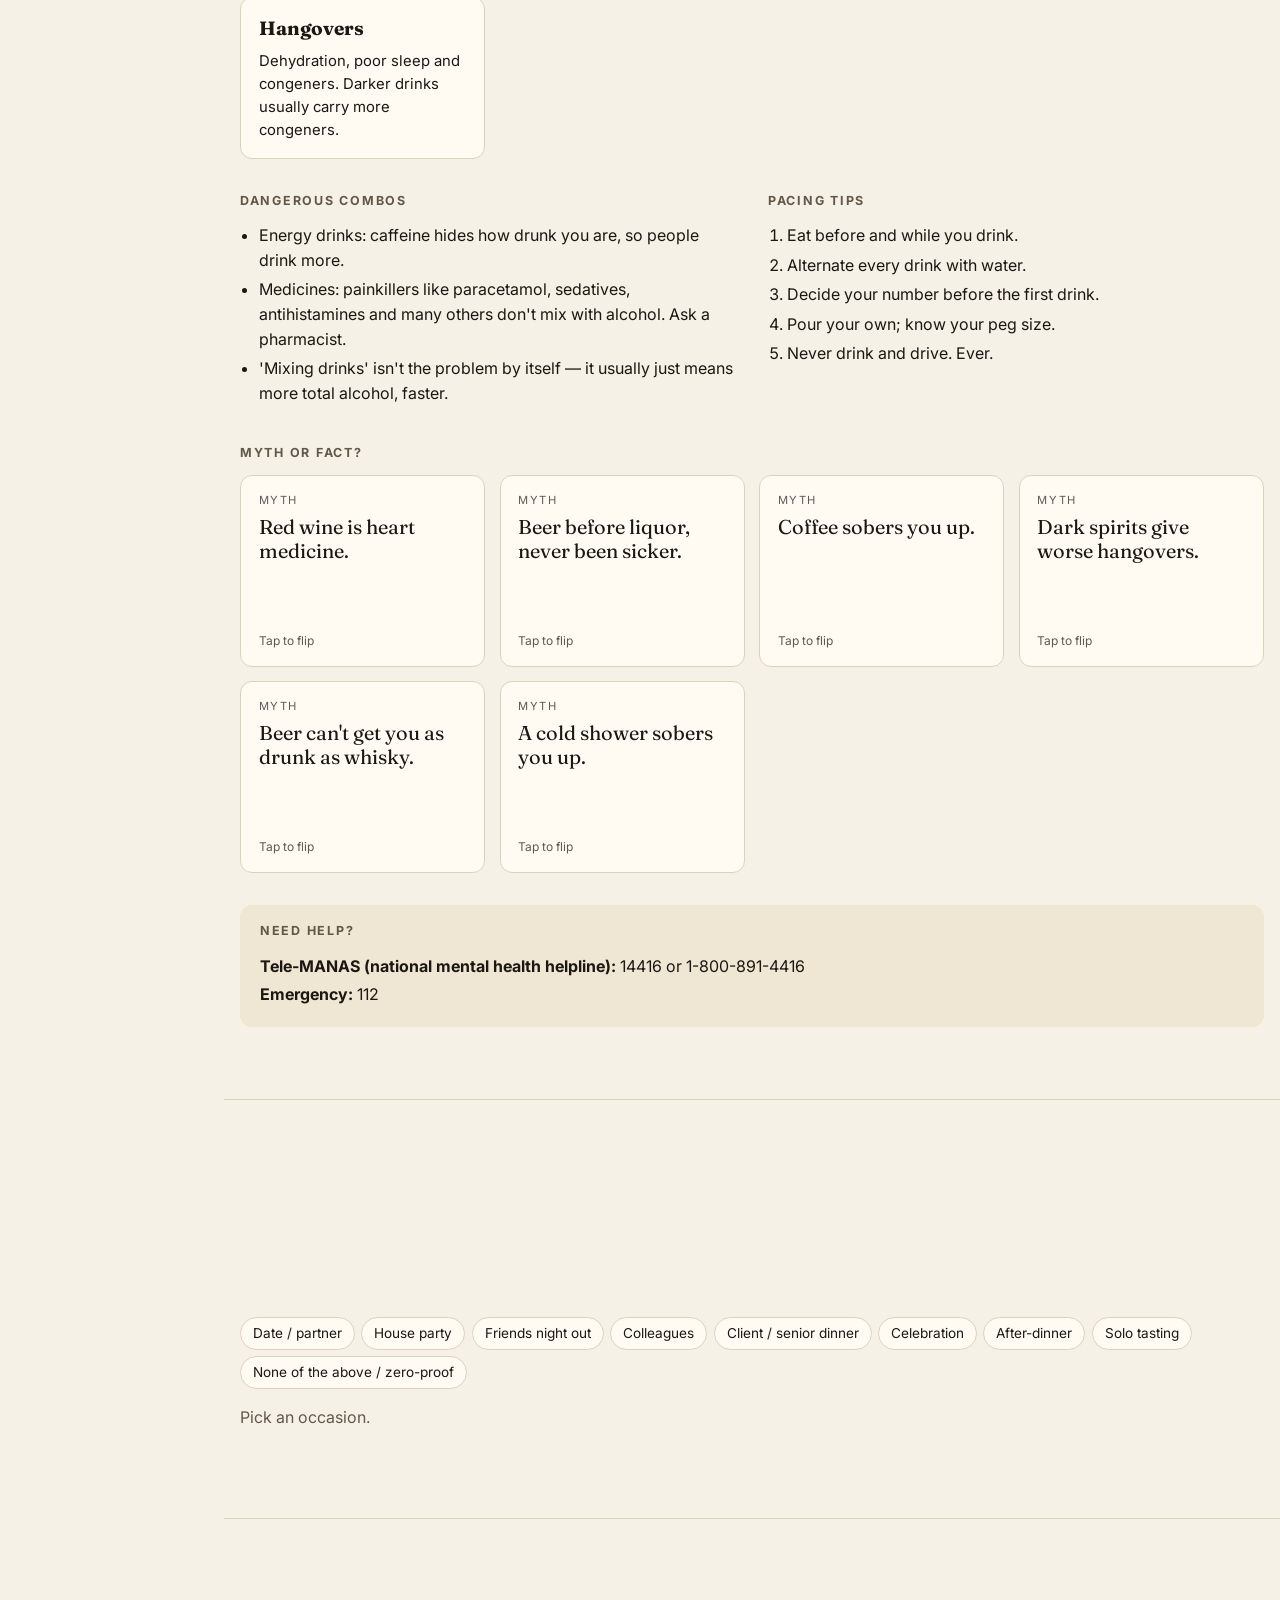
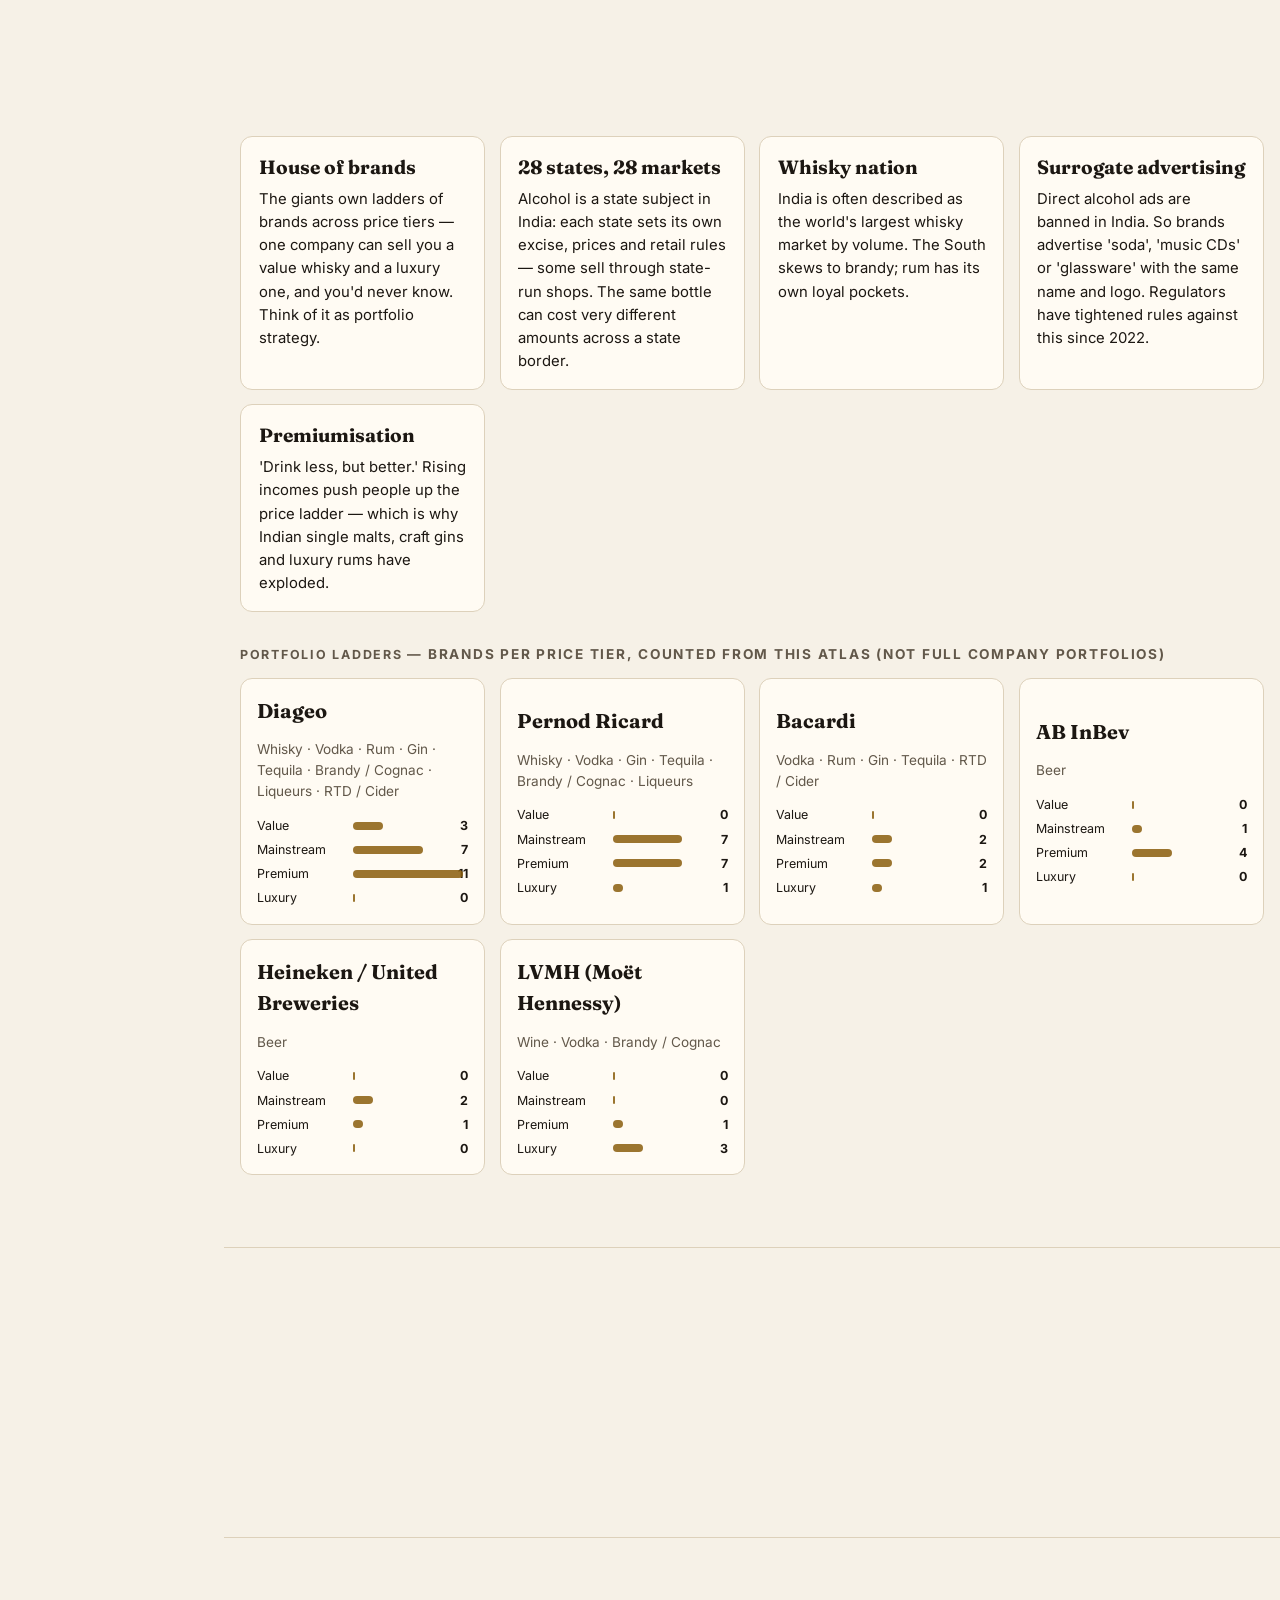
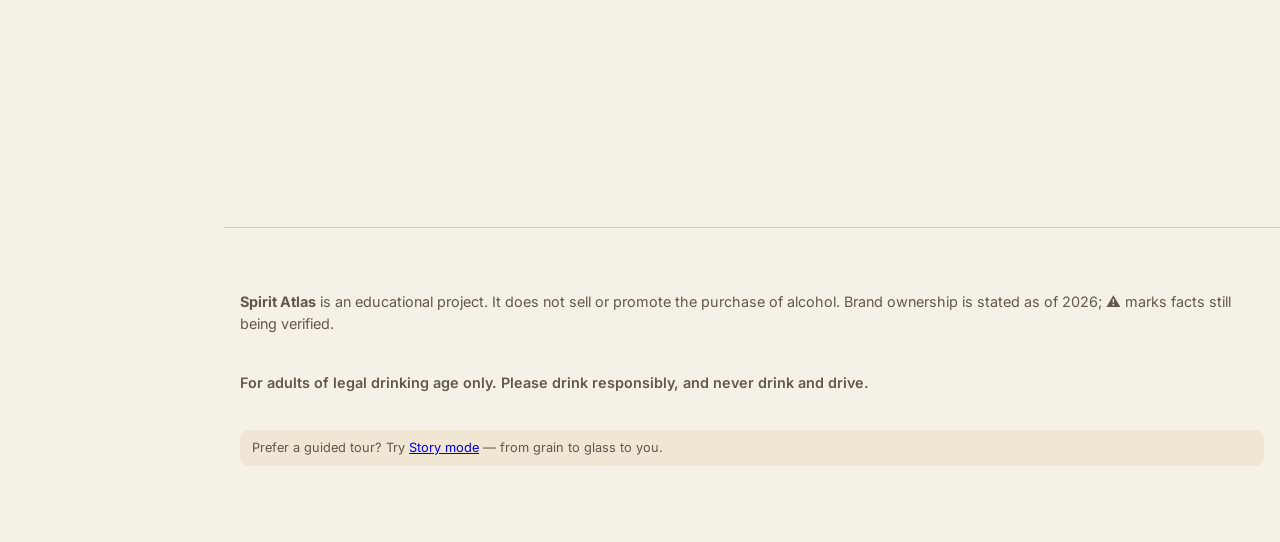
<file: atlas.html>
<!doctype html>
<html lang="en">
<head>
<meta charset="utf-8">
<meta name="viewport" content="width=device-width, initial-scale=1">
<title>Spirit Atlas — Full Atlas</title>
<meta name="description" content="Spirit Atlas: an explorable, editorial guide to the world of alcohols — categories, heritage drinks, alcohol math and responsible drinking.">
<link rel="preconnect" href="https://fonts.googleapis.com">
<link rel="preconnect" href="https://fonts.gstatic.com" crossorigin>
<link href="https://fonts.googleapis.com/css2?family=Fraunces:opsz,wght@9..144,400;9..144,600;9..144,800&family=Inter:wght@400;600;700&display=swap" rel="stylesheet">
<link rel="stylesheet" href="shared/components.css">
<style>
/* ============ DESIGN TOKENS: "ink & paper, with gold" ============ */
:root {
  --bg: #f6f1e7; --surface: #fffbf3; --surface-2: #efe6d4; --ink: #1c1712; --muted: #62584a; --line: #ddd1bb;
  --accent: #8a5d0c; --accent-ink: #fffbf3; --warn: #a3321f;
  --fam-fermented: #96600f; --fam-distilled: #a0401f; --fam-liqueur: #7b2d5b; --fam-rtd: #1d6f69;
  --font-display: "Fraunces", Georgia, serif; --font-body: "Inter", system-ui, sans-serif; --radius: 12px;
  color-scheme: light;
}
@media (prefers-color-scheme: dark) {
  :root:not([data-theme="light"]) {
    --bg: #13100c; --surface: #1c1813; --surface-2: #28211a; --ink: #f3ead8; --muted: #b5a88f; --line: #3b3227;
    --accent: #d9a441; --accent-ink: #1a140c; --warn: #e5735d;
    --fam-fermented: #e3a74c; --fam-distilled: #e8835a; --fam-liqueur: #dc8ab8; --fam-rtd: #5cc7bc; color-scheme: dark;
  }
}
:root[data-theme="dark"] {
  --bg: #13100c; --surface: #1c1813; --surface-2: #28211a; --ink: #f3ead8; --muted: #b5a88f; --line: #3b3227;
  --accent: #d9a441; --accent-ink: #1a140c; --warn: #e5735d;
  --fam-fermented: #e3a74c; --fam-distilled: #e8835a; --fam-liqueur: #dc8ab8; --fam-rtd: #5cc7bc; color-scheme: dark;
}

/* ============ PAGE LAYOUT ============ */
html { scroll-behavior: smooth; scroll-padding-top: 5rem; }
@media (prefers-reduced-motion: reduce) { html { scroll-behavior: auto; } }

.topbar { position: sticky; top: 0; z-index: 30; display: flex; align-items: center; gap: 1rem; padding: 0.7rem 1rem;
  background: color-mix(in srgb, var(--bg) 88%, transparent); backdrop-filter: blur(10px); border-bottom: 1px solid var(--line); }
.wordmark { font-family: var(--font-display); font-weight: 800; font-size: 1.25rem; text-decoration: none; color: var(--ink); white-space: nowrap; }
.wordmark span { color: var(--accent); }
.topbar .search { flex: 1; max-width: 26rem; margin-left: auto; }
/* "Story mode" button: a gold-outlined pill that links to the guided story page */
.story-btn { flex: none; display: inline-flex; align-items: center; gap: 0.4rem; padding: 0.5rem 0.95rem; border-radius: 999px;
  border: 1px solid var(--accent); color: var(--accent); text-decoration: none; font-weight: 600; font-size: 0.88rem; white-space: nowrap; transition: background 0.2s, color 0.2s; }
.story-btn:hover { background: var(--accent); color: var(--accent-ink); }
.story-btn .long { display: none; }
@media (min-width: 700px) { .story-btn .long { display: inline; } }
.icon-btn { width: 2.4rem; height: 2.4rem; flex: none; border-radius: 50%; border: 1px solid var(--line); background: var(--surface); cursor: pointer; font-size: 1.05rem; }

.layout { display: grid; grid-template-columns: 1fr; }
/* Side navigation: horizontal strip on phones, sticky column on desktop */
.sidenav { min-width: 0; /* stops the nav strip widening the page on phones */ position: sticky; top: 3.7rem; z-index: 25; background: var(--bg); border-bottom: 1px solid var(--line); overflow-x: auto; }
.sidenav ol { display: flex; gap: 0.25rem; list-style: none; margin: 0; padding: 0.45rem 1rem; white-space: nowrap; }
.sidenav a { display: flex; gap: 0.5rem; align-items: baseline; padding: 0.3rem 0.6rem; border-radius: 8px; color: var(--muted); text-decoration: none; font-size: 0.85rem; }
.sidenav a b { font-family: var(--font-display); font-weight: 400; font-size: 0.8rem; color: var(--accent); }
.sidenav a[aria-current="true"] { color: var(--ink); background: var(--surface-2); }
@media (min-width: 1100px) {
  .layout { grid-template-columns: 14rem minmax(0, 1fr); }
  .sidenav { top: 3.7rem; height: calc(100vh - 3.7rem); border-bottom: none; border-right: 1px solid var(--line); overflow: visible; }
  .sidenav ol { flex-direction: column; padding: 2rem 1rem; }
  .sidenav a { font-size: 0.92rem; }
}
main { min-width: 0; }
section { padding: 4.5rem 1rem; border-bottom: 1px solid var(--line); }
.wrap { max-width: 68rem; margin: 0 auto; }

/* Section headers: big number + serif title, like a magazine chapter */
.sec-head { display: grid; grid-template-columns: auto 1fr; gap: 0 1.25rem; align-items: end; margin-bottom: 2rem; }
.sec-num { font-family: var(--font-display); font-size: clamp(3rem, 9vw, 5.5rem); line-height: 0.8; color: var(--accent); font-weight: 400; }
.sec-head h2 { font-family: var(--font-display); font-size: clamp(1.9rem, 4.5vw, 3rem); line-height: 1.05; margin: 0; font-weight: 600; }
.sec-head .lede { grid-column: 1 / -1; font-size: 1.08rem; color: var(--muted); max-width: 42rem; margin: 1rem 0 0; }

/* ============ HERO ============ */
.hero { padding: 5rem 1rem 4rem; position: relative; overflow: hidden; }
.hero::before { /* faint atlas "grid lines" behind the title */
  content: ""; position: absolute; inset: 0; opacity: 0.35; pointer-events: none;
  background-image: linear-gradient(var(--line) 1px, transparent 1px), linear-gradient(90deg, var(--line) 1px, transparent 1px);
  background-size: 64px 64px; mask-image: radial-gradient(ellipse at 30% 30%, black, transparent 70%); }
.hero .wrap { position: relative; }
.hero h1 { font-family: var(--font-display); font-weight: 800; font-size: clamp(3rem, 12vw, 7.5rem); line-height: 0.9; letter-spacing: -0.03em; margin: 0.5rem 0 1rem; }
.hero h1 em { font-style: italic; font-weight: 400; color: var(--accent); }
.tagline { font-family: var(--font-display); font-size: clamp(1.2rem, 3vw, 1.8rem); margin: 0 0 2rem; display: flex; flex-wrap: wrap; gap: 0 0.6rem; }
.tagline span { opacity: 0; animation: word-in 0.6s ease-out forwards; }
.tagline span:nth-child(2) { animation-delay: 0.35s; } .tagline span:nth-child(3) { animation-delay: 0.7s; }
.tagline span:nth-child(4) { animation-delay: 1.05s; color: var(--accent); font-style: italic; }
@keyframes word-in { from { opacity: 0; transform: translateY(10px); } to { opacity: 1; transform: none; } }
@media (prefers-reduced-motion: reduce) { .tagline span { animation: none; opacity: 1; } }
.paths { display: grid; grid-template-columns: repeat(auto-fit, minmax(12rem, 1fr)); gap: 0.75rem; max-width: 52rem; }
.path { display: block; padding: 1rem 1.1rem; border: 1px solid var(--line); border-radius: var(--radius); background: var(--surface); text-decoration: none; color: var(--ink); transition: transform 0.2s, border-color 0.2s; }
.path:hover { transform: translateY(-3px); border-color: var(--accent); }
.path b { display: block; font-family: var(--font-display); font-size: 1.2rem; }
.path small { color: var(--muted); }
.dyk { margin-top: 2.5rem; max-width: 40rem; border-left: 3px solid var(--accent); padding: 0.4rem 0 0.4rem 1rem; }
.dyk p { margin: 0; font-family: var(--font-display); font-size: 1.15rem; }

/* ============ HOW IT'S MADE (step-through) ============ */
.steps-nav { display: flex; flex-wrap: wrap; gap: 0.5rem; margin-bottom: 1.5rem; }
.step-tab { display: flex; gap: 0.5rem; align-items: baseline; padding: 0.55rem 1rem; border-radius: 999px; border: 1px solid var(--line); background: var(--surface); cursor: pointer; }
.step-tab b { font-family: var(--font-display); color: var(--accent); }
.step-tab[aria-selected="true"] { background: var(--ink); color: var(--bg); border-color: var(--ink); }
.step-tab[aria-selected="true"] b { color: var(--bg); }
.step-panel { display: grid; gap: 2rem; grid-template-columns: 1fr; align-items: center; }
@media (min-width: 800px) { .step-panel { grid-template-columns: 1fr 1.3fr; } }
.step-art { background: var(--surface); border: 1px solid var(--line); border-radius: var(--radius); padding: 1.5rem; color: var(--accent); }
.step-art svg { display: block; width: 100%; height: auto; }
.step-copy h3 { font-family: var(--font-display); font-size: 2rem; margin: 0 0 0.25rem; }
.step-copy .short { color: var(--accent); font-weight: 600; margin: 0 0 1rem; }
.step-controls { display: flex; gap: 0.5rem; margin-top: 1.25rem; }

.site-foot { padding: 3rem 1rem 4rem; color: var(--muted); font-size: 0.9rem; }
.site-foot .wrap { display: grid; gap: 0.5rem; }
.proto-note { font-size: 0.8rem; background: var(--surface-2); padding: 0.5rem 0.75rem; border-radius: 8px; }
</style>
</head>
<body>

<header class="topbar">
  <a class="wordmark" href="#top">Spirit <span>Atlas</span></a>
  <div class="search">
    <label class="visually-hidden" for="q">Search drinks, brands, regions and terms</label>
    <input id="q" type="search" placeholder="Search Old Monk, feni, NAS…" autocomplete="off" aria-controls="q-results">
    <ul id="q-results" class="search-results" hidden></ul>
  </div>
  <a class="story-btn" href="index.html?mode=story" title="A guided 2-minute scroll: from grain to glass to you"><span aria-hidden="true">▶</span><span>Story<span class="long"> mode</span></span></a>
  <button class="icon-btn" id="theme" type="button"></button>
</header>

<div class="layout">
  <!-- Side navigation. The numbers match each section's big chapter number. -->
  <nav class="sidenav" aria-label="Sections">
    <ol>
      <li><a href="#explorer"><b>01</b>Categories</a></li>
      <li><a href="#atlas"><b>02</b>Regional atlas</a></li>
      <li><a href="#made"><b>03</b>How it's made</a></li>
      <li><a href="#math"><b>04</b>Alcohol math</a></li>
      <li><a href="#health"><b>05</b>Health &amp; safety</a></li>
      <li><a href="#match"><b>06</b>Matchmaker</a></li>
      <li><a href="#business"><b>07</b>Business</a></li>
      <li><a href="#serve"><b>08</b>Serve &amp; etiquette</a></li>
      <li><a href="#glossary"><b>09</b>Glossary</a></li>
    </ol>
  </nav>

  <main id="top">
    <!-- HERO -->
    <section class="hero" aria-labelledby="hero-title">
      <div class="wrap">
        <p class="eyebrow">A guide to the world of alcohols · Vol. 1</p>
        <h1 id="hero-title">Spirit <em>Atlas</em></h1>
        <p class="tagline" aria-label="Fermented. Distilled. Aged. Understood."><span>Fermented.</span><span>Distilled.</span><span>Aged.</span><span>Understood.</span></p>
        <div class="paths">
          <a class="path" href="#explorer"><b>Explore categories</b><small>From family to bottle</small></a>
          <a class="path" href="#atlas"><b>Regional map</b><small>Feni to baijiu</small></a>
          <a class="path" href="#match"><b>Occasion matchmaker</b><small>What to order, when</small></a>
          <a class="path" href="#math"><b>Alcohol math</b><small>Grams, not guesses</small></a>
        </div>
        <div class="dyk"><p class="eyebrow">Did you know?</p><p class="ticker" id="ticker" aria-live="polite"></p></div>
      </div>
    </section>

    <section id="explorer" aria-labelledby="h-explorer"><div class="wrap">
      <header class="sec-head reveal"><span class="sec-num">01</span><h2 id="h-explorer">The family tree</h2>
        <p class="lede">Four families, ten categories, the companies that own them, and the bottles on the shelf. Open the branches with ›, and tap any name for the full story.</p></header>
      <div id="explorer-root"></div>
    </div></section>

    <section id="atlas" aria-labelledby="h-atlas"><div class="wrap">
      <header class="sec-head reveal"><span class="sec-num">02</span><h2 id="h-atlas">Regional &amp; heritage atlas</h2>
        <p class="lede">Before brands, there were villages. Tap a state or country to meet its drinks, many of them unbranded and unbottled.</p></header>
      <div id="atlas-root"></div>
    </div></section>

    <section id="made" aria-labelledby="h-made"><div class="wrap">
      <header class="sec-head reveal"><span class="sec-num">03</span><h2 id="h-made">How it's made</h2>
        <p class="lede">Every drink on this site is some combination of four steps.</p></header>
      <div id="made-root"></div>
    </div></section>

    <section id="math" aria-labelledby="h-math"><div class="wrap">
      <header class="sec-head reveal"><span class="sec-num">04</span><h2 id="h-math">Alcohol math</h2>
        <p class="lede">Your body doesn't count drinks. It counts grams of ethanol. Here's the maths.</p></header>
      <div id="math-root"></div>
    </div></section>

    <section id="health" aria-labelledby="h-health"><div class="wrap">
      <header class="sec-head reveal"><span class="sec-num">05</span><h2 id="h-health">Know your limits</h2>
        <p class="lede">The unglamorous chapter, and the most important one.</p></header>
      <div id="health-root"></div>
    </div></section>

    <section id="match" aria-labelledby="h-match"><div class="wrap">
      <header class="sec-head reveal"><span class="sec-num">06</span><h2 id="h-match">Occasion matchmaker</h2>
        <p class="lede">What you order is a signal. Pick the occasion.</p></header>
      <div id="match-root"></div>
    </div></section>

    <section id="business" aria-labelledby="h-business"><div class="wrap">
      <header class="sec-head reveal"><span class="sec-num">07</span><h2 id="h-business">The business of booze</h2>
        <p class="lede">A few giants, many brands, and India's 28 different liquor markets.</p></header>
      <div id="business-root"></div>
    </div></section>

    <section id="serve" aria-labelledby="h-serve"><div class="wrap">
      <header class="sec-head reveal"><span class="sec-num">08</span><h2 id="h-serve">Serve &amp; etiquette</h2>
        <p class="lede">Pegs, pours, glasses and how to say cheers without embarrassing yourself.</p></header>
      <div id="serve-root"></div>
    </div></section>

    <section id="glossary" aria-labelledby="h-glossary"><div class="wrap">
      <header class="sec-head reveal"><span class="sec-num">09</span><h2 id="h-glossary">Glossary</h2>
        <p class="lede">The label, decoded.</p></header>
      <div id="glossary-root"></div>
    </div></section>

    <footer class="site-foot"><div class="wrap">
      <p><strong>Spirit Atlas</strong> is an educational project. It does not sell or promote the purchase of alcohol. Brand ownership is stated as of 2026; ⚠️ marks facts still being verified.</p>
      <p class="footer-note">For adults of legal drinking age only. Please drink responsibly, and never drink and drive.</p>
      <p class="proto-note">Prefer a guided tour? Try <a href="index.html?mode=story">Story mode</a> — from grain to glass to you.</p>
    </div></footer>
  </main>
</div>


<script src="shared/data.js"></script>
<script src="shared/core.js"></script>
<script src="shared/analytics.js"></script>
<script>
/* ============ PAGE WIRING (MVP 1) ============
   Everything below just places shared features into this page's layout. */
(function () {
  var D = window.ATLAS_DATA, A = window.Atlas;

  A.initNotice({ href: "#health" });
  A.initTheme(document.getElementById("theme"));
  A.initSearch(document.getElementById("q"), document.getElementById("q-results"));
  A.startTicker(document.getElementById("ticker"));

  // Heavy-ish sections render only when scrolled near (lazy loading).
  var renderers = {
    "explorer-root": A.renderExplorer, "atlas-root": A.renderAtlas, "made-root": renderProcess,
    "math-root": A.renderCalculator, "health-root": A.renderHealth, "match-root": A.renderMatchmaker,
    "business-root": A.renderBusiness, "serve-root": A.renderServe, "glossary-root": A.renderGlossary
  };
  var lazy = new IntersectionObserver(function (entries) {
    entries.forEach(function (en) {
      if (!en.isIntersecting) return;
      renderers[en.target.id](en.target);
      lazy.unobserve(en.target);
    });
  }, { rootMargin: "600px 0px" });
  Object.keys(renderers).forEach(function (id) { lazy.observe(document.getElementById(id)); });

  A.initReveal();

  // Scroll-spy: highlight the nav link for the section on screen.
  var links = document.querySelectorAll(".sidenav a");
  var spy = new IntersectionObserver(function (entries) {
    entries.forEach(function (en) {
      if (!en.isIntersecting) return;
      links.forEach(function (a) { a.setAttribute("aria-current", a.getAttribute("href") === "#" + en.target.id); });
      var active = document.querySelector('.sidenav a[aria-current="true"]');
      if (active && window.innerWidth < 1100) active.scrollIntoView({ block: "nearest", inline: "center" });
    });
  }, { rootMargin: "-40% 0px -55% 0px" });
  document.querySelectorAll("main section[id]").forEach(function (s) { spy.observe(s); });

  /* ----- "How it's made" step-through (this layout's own version) ----- */
  // Simple line drawings, one per step. They use currentColor, so they follow the theme.
  var art = {
    ferment: '<svg viewBox="0 0 200 160" fill="none" stroke="currentColor" stroke-width="3" role="img" aria-label="Fermentation vat with rising bubbles"><path d="M50 40h100v90a10 10 0 0 1-10 10H60a10 10 0 0 1-10-10z"/><path d="M50 70h100" stroke-dasharray="6 6"/><circle cx="80" cy="110" r="5"/><circle cx="100" cy="95" r="4"/><circle cx="120" cy="115" r="6"/><circle cx="95" cy="55" r="3"/><circle cx="115" cy="30" r="3"/><circle cx="85" cy="20" r="2"/></svg>',
    distil: '<svg viewBox="0 0 200 160" fill="none" stroke="currentColor" stroke-width="3" role="img" aria-label="A pot still next to a column still"><path d="M20 140c0-40 15-60 35-60s35 20 35 60z"/><path d="M55 80V50c0-10 20-10 30-5l20 10"/><path d="M105 55v20"/><rect x="130" y="20" width="30" height="120" rx="6"/><path d="M130 45h30M130 70h30M130 95h30M130 120h30"/><text x="30" y="156" font-size="11" fill="currentColor" stroke="none">pot</text><text x="130" y="156" font-size="11" fill="currentColor" stroke="none">column</text></svg>',
    age: '<svg viewBox="0 0 200 160" fill="none" stroke="currentColor" stroke-width="3" role="img" aria-label="Oak cask on its side"><ellipse cx="45" cy="80" rx="18" ry="55"/><path d="M45 25c40-8 70-8 110 0M45 135c40 8 70 8 110 0"/><ellipse cx="155" cy="80" rx="18" ry="55"/><path d="M75 22v116M125 22v116" stroke-dasharray="4 5"/><path d="M160 20c4-8 10-10 16-8" stroke-width="2"/><text x="150" y="12" font-size="10" fill="currentColor" stroke="none">angel\'s share</text></svg>',
    bottle: '<svg viewBox="0 0 200 160" fill="none" stroke="currentColor" stroke-width="3" role="img" aria-label="A labelled bottle"><path d="M88 10h24v30c0 8 18 16 18 32v70a8 8 0 0 1-8 8H78a8 8 0 0 1-8-8V72c0-16 18-24 18-32z"/><rect x="76" y="90" width="48" height="36" rx="3"/><text x="85" y="113" font-size="12" fill="currentColor" stroke="none">42.8%</text></svg>'
  };

  function renderProcess(root) {
    var i = 0, steps = D.process;
    root.innerHTML = '<div class="steps-nav" role="tablist" aria-label="Production steps">' + steps.map(function (s, k) {
      return '<button class="step-tab" role="tab" id="tab-' + s.id + '" aria-controls="step-panel" data-step="' + k + '"><b>' + s.n + "</b>" + A.esc(s.title) + "</button>";
    }).join("") + '</div><div class="step-panel" id="step-panel" role="tabpanel"></div>';
    var panel = root.querySelector(".step-panel");
    function show(k) {
      i = k; var s = steps[k];
      root.querySelectorAll(".step-tab").forEach(function (t, n) { t.setAttribute("aria-selected", n === k); });
      panel.setAttribute("aria-labelledby", "tab-" + s.id);
      panel.innerHTML = '<div class="step-art">' + art[s.id] + '</div><div class="step-copy"><p class="eyebrow">Step ' + s.n + " of " + steps.length + "</p><h3>" + A.esc(s.title) +
        '</h3><p class="short">' + A.esc(s.short) + "</p><p>" + A.esc(s.body) + '</p><ul class="list">' +
        s.points.map(function (p) { return "<li>" + A.esc(p) + "</li>"; }).join("") + '</ul><div class="step-controls">' +
        '<button class="btn" data-go="-1"' + (k === 0 ? " disabled" : "") + '>← Back</button>' +
        '<button class="btn btn-primary" data-go="1"' + (k === steps.length - 1 ? " disabled" : "") + ">Next step →</button></div></div>";
      A.bus.emit("process_step_viewed", { id: s.id });
    }
    root.addEventListener("click", function (e) {
      var t = e.target.closest("[data-step]"); if (t) show(+t.getAttribute("data-step"));
      var g = e.target.closest("[data-go]"); if (g) show(i + +g.getAttribute("data-go"));
    });
    show(0);
  }
})();
</script>
</body>
</html>
</file>
<file: shared/components.css>
/* =====================================================================
   SPIRIT ATLAS — SHARED COMPONENT STYLES
   Each page defines the design tokens (colours, fonts) on :root;
   these rules only USE the tokens, so the same component can look
   "editorial" on one page and "story" on another.
   Tokens expected: --bg --surface --surface-2 --ink --muted --line
   --accent --accent-ink --fam-fermented --fam-distilled --fam-liqueur
   --fam-rtd --font-display --font-body --radius
   ===================================================================== */

*, *::before, *::after { box-sizing: border-box; }
html { -webkit-text-size-adjust: 100%; }
body { margin: 0; background: var(--bg); color: var(--ink); font-family: var(--font-body); line-height: 1.55; }
img, svg { max-width: 100%; }
button, input, select { font: inherit; color: inherit; }
:focus-visible { outline: 2px solid var(--accent); outline-offset: 2px; }
.small { font-size: 0.85rem; }
.muted { color: var(--muted); }
.eyebrow { text-transform: uppercase; letter-spacing: 0.14em; font-size: 0.72rem; color: var(--muted); margin: 0 0 0.35rem; }
.visually-hidden { position: absolute; width: 1px; height: 1px; overflow: hidden; clip: rect(0 0 0 0); white-space: nowrap; }

/* ---------- Buttons & chips ---------- */
.btn { display: inline-flex; align-items: center; gap: 0.4rem; padding: 0.65rem 1.1rem; border-radius: 999px;
  border: 1px solid var(--line); background: var(--surface); color: var(--ink); cursor: pointer; text-decoration: none; font-weight: 600; }
.btn:hover { border-color: var(--ink); }
.btn-primary { background: var(--accent); color: var(--accent-ink); border-color: var(--accent); }
.btn-primary:hover { filter: brightness(1.08); border-color: var(--accent); }
.chips { display: flex; flex-wrap: wrap; gap: 0.4rem; }
.chip { --fam: var(--accent); display: inline-flex; align-items: center; gap: 0.35rem; padding: 0.3rem 0.75rem; border-radius: 999px;
  border: 1px solid var(--line); background: var(--surface); color: var(--ink); text-decoration: none; cursor: pointer; font-size: 0.85rem; }
.chip::before { content: ""; width: 0.5rem; height: 0.5rem; border-radius: 50%; background: var(--fam); }
.chip:hover { border-color: var(--fam); }
.chip[aria-pressed="true"] { background: var(--fam); color: var(--bg); border-color: var(--fam); }
.chip[aria-pressed="true"]::before { background: var(--bg); }
.chip em { font-style: normal; opacity: 0.6; font-size: 0.75rem; }

/* ---------- Age gate ---------- */
.age-gate { border: none; padding: 0; border-radius: var(--radius); background: var(--surface); color: var(--ink); max-width: 30rem; width: calc(100% - 2rem); }
.age-gate::backdrop { background: rgba(10, 8, 6, 0.85); backdrop-filter: blur(6px); }
.age-gate-inner { padding: 2rem; }
.age-gate h2 { font-family: var(--font-display); font-size: 1.8rem; margin: 0 0 0.5rem; line-height: 1.15; }
.age-gate-actions { display: flex; gap: 0.6rem; margin: 1.25rem 0 1rem; }

/* ---------- Drawer ---------- */
.drawer { --fam: var(--accent); position: fixed; inset: 0 0 0 auto; margin: 0; height: 100%; max-height: 100%;
  width: min(30rem, 100%); border: none; border-left: 4px solid var(--fam); padding: 0; background: var(--surface); color: var(--ink); }
.drawer::backdrop { background: rgba(0, 0, 0, 0.45); }
.drawer[open] { animation: slide-in 0.28s ease-out; }
@keyframes slide-in { from { transform: translateX(100%); } to { transform: none; } }
.drawer-body { padding: 2rem 1.5rem 3rem; overflow-y: auto; height: 100%; }
.drawer-body h2 { font-family: var(--font-display); font-size: 2rem; margin: 0 0 1rem; line-height: 1.1; }
.drawer-body h3 { font-size: 0.8rem; text-transform: uppercase; letter-spacing: 0.12em; color: var(--muted); margin: 1.5rem 0 0.5rem; }
.drawer-close { position: absolute; top: 0.6rem; right: 0.8rem; width: 2.4rem; height: 2.4rem; border-radius: 50%; border: 1px solid var(--line);
  background: var(--surface); font-size: 1.4rem; cursor: pointer; z-index: 1; }
.facts { display: grid; grid-template-columns: 8.5rem 1fr; gap: 0.5rem 1rem; margin: 0 0 1rem; font-size: 0.93rem; }
.facts dt { color: var(--muted); }
.facts dd { margin: 0; }
.funfact { border-left: 3px solid var(--fam); background: var(--surface-2); padding: 0.8rem 1rem; border-radius: 0 var(--radius) var(--radius) 0; margin: 1rem 0; }
.flag { color: var(--muted); font-size: 0.85rem; border: 1px dashed var(--line); padding: 0.5rem 0.75rem; border-radius: 8px; }

/* ---------- Explorer: filters ---------- */
.filters { display: flex; flex-wrap: wrap; gap: 1rem 1.5rem; align-items: flex-end; padding: 1rem; border: 1px solid var(--line);
  border-radius: var(--radius); background: var(--surface); margin-bottom: 1rem; }
.filter-fams { display: flex; flex-wrap: wrap; gap: 0.4rem; width: 100%; }
.filter { display: flex; flex-direction: column; gap: 0.3rem; font-size: 0.85rem; color: var(--muted); }
.filter select { padding: 0.45rem 0.6rem; border-radius: 8px; border: 1px solid var(--line); background: var(--bg); color: var(--ink); }
.range2 { display: flex; flex-direction: column; min-width: 12rem; }
.range2 input { accent-color: var(--accent); }
.filter-count { margin: 0 0 0 auto; font-size: 0.85rem; color: var(--muted); }

/* ---------- Explorer: tree ---------- */
.tree-wrap { overflow-x: auto; }
.tree, .tree ul { list-style: none; margin: 0; padding: 0; }
.tree ul { margin-left: 1.05rem; padding-left: 0.9rem; border-left: 1px solid var(--line); }
.tree li { --fam: var(--accent); }
.tree li.is-open > .node + ul { border-left-color: var(--fam); }
.node { display: flex; align-items: center; gap: 0.35rem; padding: 0.12rem 0; }
.node-toggle { width: 1.8rem; height: 1.8rem; flex: none; display: grid; place-items: center; border-radius: 6px; border: none; background: transparent; cursor: pointer; color: var(--fam); font-size: 1.2rem; }
.node-toggle span { transition: transform 0.2s; display: inline-block; }
.node-toggle[aria-expanded="true"] span { transform: rotate(90deg); }
.node-toggle.is-leaf { cursor: default; font-size: 0.8rem; opacity: 0.6; }
.node-toggle:hover:not(.is-leaf) { background: var(--surface-2); }
.node-label { border: none; background: transparent; cursor: pointer; padding: 0.3rem 0.5rem; border-radius: 6px; text-align: left; }
.node-label:hover { background: var(--surface-2); }
.node-meta { color: var(--muted); font-size: 0.8rem; margin-left: 0.3rem; }
.lvl-1 > .node .node-label { font-family: var(--font-display); font-size: 1.35rem; color: var(--fam); }
.lvl-2 > .node .node-label { font-weight: 700; font-size: 1.05rem; }
.lvl-3 > .node .node-label { font-style: italic; color: var(--muted); }
.lvl-5 > .node .node-label { font-size: 0.9rem; }
.tree .empty { padding: 1rem; color: var(--muted); }

/* ---------- Segmented tabs ---------- */
.seg { display: inline-flex; border: 1px solid var(--line); border-radius: 999px; padding: 0.2rem; background: var(--surface); margin-bottom: 1rem; }
.seg-btn { border: none; background: transparent; padding: 0.4rem 1.1rem; border-radius: 999px; cursor: pointer; }
.seg-btn[aria-selected="true"] { background: var(--ink); color: var(--bg); }

/* ---------- Atlas ---------- */
.atlas-grid { display: grid; gap: 1.5rem; grid-template-columns: 1fr; }
@media (min-width: 900px) { .atlas-grid { grid-template-columns: minmax(0, 1.1fr) minmax(0, 1fr); } }
.tilemap { display: grid; grid-template-columns: repeat(9, minmax(0, 1fr)); gap: 4px; }
.tile { aspect-ratio: 1; border-radius: 6px; background: var(--surface-2); border: 1px solid transparent; display: flex; flex-direction: column;
  align-items: center; justify-content: center; font-size: 0.7rem; font-weight: 600; text-align: center; line-height: 1.1; padding: 2px; color: var(--muted); overflow: hidden; }
.tile em { font-style: normal; font-weight: 700; font-size: 0.8rem; }
.tile.has-drinks { background: color-mix(in srgb, var(--accent) 22%, var(--surface)); color: var(--ink); cursor: pointer; border-color: color-mix(in srgb, var(--accent) 45%, transparent); }
.tile.has-drinks:hover, .tile.is-active { background: var(--accent); color: var(--accent-ink); }
@media (min-width: 600px) { .tile { font-size: 0.85rem; } }
.continent h4 { margin: 1rem 0 0.4rem; font-size: 0.8rem; text-transform: uppercase; letter-spacing: 0.12em; color: var(--muted); }
.region-chip.is-active { background: var(--accent); color: var(--accent-ink); }
.atlas-cards { display: grid; gap: 0.75rem; align-content: start; }
.atlas-title { font-family: var(--font-display); font-size: 1.6rem; margin: 0; }
.drink-card { border: 1px solid var(--line); border-radius: var(--radius); padding: 1rem 1.1rem; background: var(--surface); animation: rise 0.3s ease-out; }
.drink-card h4 { margin: 0 0 0.4rem; font-size: 1.1rem; display: flex; flex-wrap: wrap; align-items: center; gap: 0.5rem; }
.drink-card p { margin: 0.3rem 0; font-size: 0.93rem; }
.abv-pill { font-size: 0.72rem; font-weight: 600; padding: 0.1rem 0.5rem; border-radius: 999px; background: var(--surface-2); color: var(--muted); }
@keyframes rise { from { opacity: 0; transform: translateY(6px); } to { opacity: 1; transform: none; } }

/* ---------- Calculator ---------- */
.calc { display: grid; gap: 1.5rem; grid-template-columns: 1fr; }
@media (min-width: 800px) { .calc { grid-template-columns: 1fr 1.4fr; } }
.calc-inputs { display: grid; gap: 0.8rem; align-content: start; }
.calc-inputs label { display: flex; flex-direction: column; gap: 0.3rem; font-size: 0.85rem; color: var(--muted); }
.calc-inputs input, .calc-inputs select { padding: 0.6rem 0.75rem; border-radius: 8px; border: 1px solid var(--line); background: var(--surface); color: var(--ink); font-size: 1rem; }
.quick { display: flex; flex-wrap: wrap; gap: 0.35rem; }
.quick .chip::before { display: none; }
.calc-out { border: 1px solid var(--line); border-radius: var(--radius); padding: 1.25rem; background: var(--surface); }
.formula { font-family: ui-monospace, "SF Mono", Menlo, monospace; font-size: 0.88rem; margin: 0 0 0.6rem; }
.formula.sub { color: var(--accent); font-weight: 600; }
.stats { display: grid; grid-template-columns: repeat(3, 1fr); gap: 0.75rem; margin: 1rem 0; }
.stat { background: var(--surface-2); border-radius: var(--radius); padding: 0.8rem; }
.stat b { display: block; font-family: var(--font-display); font-size: clamp(1.6rem, 5vw, 2.4rem); line-height: 1; }
.stat span { font-size: 0.78rem; color: var(--muted); }
.compare { margin-top: 1.25rem; }
.compare h4 { margin: 0 0 0.4rem; }
.compare ul { margin: 0; padding-left: 1.1rem; }

/* ---------- Myth flip cards ---------- */
.myths { display: grid; gap: 0.9rem; grid-template-columns: repeat(auto-fill, minmax(15rem, 1fr)); }
.flip { border: none; padding: 0; background: none; cursor: pointer; perspective: 900px; min-height: 12rem; text-align: left; }
.flip-inner { position: relative; display: block; height: 100%; min-height: 12rem; transition: transform 0.55s; transform-style: preserve-3d; }
.flip[aria-pressed="true"] .flip-inner { transform: rotateY(180deg); }
.flip-front, .flip-back { position: absolute; inset: 0; display: flex; flex-direction: column; gap: 0.5rem; padding: 1.1rem; border-radius: var(--radius);
  backface-visibility: hidden; -webkit-backface-visibility: hidden; border: 1px solid var(--line); }
.flip-front { background: var(--surface); font-family: var(--font-display); font-size: 1.25rem; line-height: 1.2; }
.flip-back { background: var(--ink); color: var(--bg); transform: rotateY(180deg); font-size: 0.93rem; }
.flip em { font-style: normal; font-family: var(--font-body); text-transform: uppercase; letter-spacing: 0.14em; font-size: 0.7rem; opacity: 0.7; }
.flip small { margin-top: auto; font-family: var(--font-body); font-size: 0.75rem; color: var(--muted); }
@media (prefers-reduced-motion: reduce) { .flip-inner { transition: none; } }

/* ---------- Glossary ---------- */
.gloss-search { width: 100%; padding: 0.75rem 1rem; border-radius: 999px; border: 1px solid var(--line); background: var(--surface); margin-bottom: 1rem; }
.gloss { display: grid; gap: 0.6rem; grid-template-columns: repeat(auto-fill, minmax(17rem, 1fr)); margin: 0; }
.gloss-item { border-top: 1px solid var(--line); padding-top: 0.6rem; }
.gloss dt { font-weight: 700; }
.gloss dd { margin: 0.2rem 0 0; font-size: 0.92rem; color: var(--muted); }

/* ---------- Matchmaker ---------- */
.occasion-picks { margin-bottom: 1rem; }
.occasion-picks .chip::before { display: none; }
.match-card { border: 1px solid var(--line); border-radius: var(--radius); padding: 1.25rem; background: var(--surface); animation: rise 0.3s ease-out; }
.match-card h3 { font-family: var(--font-display); font-size: 1.6rem; margin: 0; }
.match-card h4 { margin: 1rem 0 0.3rem; font-size: 0.75rem; text-transform: uppercase; letter-spacing: 0.12em; color: var(--muted); }
.match-card p, .match-card ul { margin: 0; }
.watchout { margin-top: 1rem !important; padding: 0.7rem 0.9rem; border-radius: 8px; background: var(--surface-2); }

/* ---------- Portfolios ---------- */
.portfolios { display: grid; gap: 0.9rem; grid-template-columns: repeat(auto-fill, minmax(15rem, 1fr)); }
.portfolio { text-align: left; border: 1px solid var(--line); border-radius: var(--radius); padding: 1rem; background: var(--surface); cursor: pointer; }
.portfolio:hover { border-color: var(--accent); }
.portfolio h4 { margin: 0; font-family: var(--font-display); font-size: 1.25rem; }
.tier-bar { display: grid; grid-template-columns: 5.5rem 1fr 1.5rem; align-items: center; gap: 0.5rem; font-size: 0.78rem; margin-top: 0.3rem; }
.tier-bar i { display: block; height: 0.5rem; border-radius: 4px; background: var(--accent); width: calc(var(--n) * 12%); min-width: 2px; opacity: 0.85; }
.tier-bar b { text-align: right; }

/* ---------- Global search ---------- */
.search { position: relative; min-width: 0; } /* min-width:0 lets it shrink on phones */
.search input { width: 100%; padding: 0.5rem 0.9rem; border-radius: 999px; border: 1px solid var(--line); background: var(--surface); }
.search-results { position: absolute; top: calc(100% + 0.3rem); left: 0; right: 0; min-width: 16rem; list-style: none; margin: 0; padding: 0.3rem;
  background: var(--surface); border: 1px solid var(--line); border-radius: var(--radius); box-shadow: 0 12px 30px rgba(0,0,0,0.18); z-index: 50; }
.search-results button { width: 100%; text-align: left; border: none; background: transparent; padding: 0.5rem 0.6rem; border-radius: 6px; cursor: pointer; }
.search-results button:hover, .search-results button:focus { background: var(--surface-2); }
.search-results small { color: var(--muted); margin-left: 0.3rem; }
.search-results li.muted { padding: 0.5rem; }

/* ---------- Ticker & reveal ---------- */
.ticker { min-height: 3em; }
.ticker.in { animation: rise 0.5s ease-out; }
.reveal { opacity: 0; transform: translateY(18px); transition: opacity 0.6s ease, transform 0.6s ease; }
.reveal.shown { opacity: 1; transform: none; }

/* ---------- Drinking-age notice (bottom bar, 5 seconds, once a day) ---------- */
.disclaimer { position: fixed; left: 0; right: 0; bottom: 0; z-index: 60; font-size: 0.85rem; text-align: center;
  padding: 0.8rem 3rem 0.8rem 1rem; background: var(--ink); color: var(--bg); box-shadow: 0 -8px 24px rgba(0,0,0,0.2);
  animation: notice-in 0.4s ease-out; transition: transform 0.4s ease, opacity 0.4s ease; }
.disclaimer p { margin: 0; max-width: 60rem; margin-inline: auto; }
.disclaimer a { color: inherit; font-weight: 700; }
.disclaimer-close { position: absolute; top: 0.35rem; right: 0.5rem; width: 2rem; height: 2rem; border: none; border-radius: 50%;
  background: transparent; color: inherit; font-size: 1.3rem; line-height: 1; cursor: pointer; }
.disclaimer-close:hover { background: rgba(255,255,255,0.15); }
.disclaimer.is-hiding { transform: translateY(100%); opacity: 0; }
@keyframes notice-in { from { transform: translateY(100%); } to { transform: none; } }
@media (prefers-reduced-motion: reduce) { .disclaimer { animation: none; transition: none; } }
/* Permanent, always-visible disclaimer line in each page footer */
.footer-note { font-weight: 600; }

/* ---------- Generic cards & lists (health, business, serve) ---------- */
.sub-h { font-size: 0.78rem; text-transform: uppercase; letter-spacing: 0.14em; color: var(--muted); margin: 2rem 0 0.8rem; font-weight: 700; }
.card-grid, .health-top { display: grid; gap: 0.9rem; grid-template-columns: repeat(auto-fill, minmax(15rem, 1fr)); }
.info-card, .warn-card { border: 1px solid var(--line); border-radius: var(--radius); padding: 1rem 1.1rem; background: var(--surface); }
.info-card h4, .warn-card h4 { margin: 0 0 0.35rem; font-family: var(--font-display); font-size: 1.2rem; }
.info-card p, .warn-card p { margin: 0; font-size: 0.93rem; }
.warn-card { border-left: 4px solid var(--warn, #c0392b); }
.two-col { display: grid; gap: 0 2rem; grid-template-columns: 1fr; }
@media (min-width: 800px) { .two-col { grid-template-columns: 1fr 1fr; } }
.list { margin: 0; padding-left: 1.2rem; } .list li { margin: 0.3rem 0; }
.help-box { margin-top: 2rem; padding: 1rem 1.25rem; border-radius: var(--radius); background: var(--surface-2); }
.help-box .sub-h { margin-top: 0; } .help-box p { margin: 0.25rem 0; }
.pours { display: flex; flex-wrap: wrap; gap: 1.25rem; align-items: flex-end; }
.pour { display: flex; flex-direction: column; align-items: center; text-align: center; width: 7rem; gap: 0.15rem; }
.pour-glass { width: 3.2rem; height: 5.5rem; border: 2px solid var(--muted); border-top: none; border-radius: 0 0 10px 10px; display: flex; align-items: flex-end; overflow: hidden; margin-bottom: 0.4rem; }
.pour-glass i { display: block; width: 100%; background: var(--accent); opacity: 0.8; }
.pour b { font-family: var(--font-display); font-size: 1.2rem; }
.toasts { display: flex; flex-wrap: wrap; gap: 0.5rem; }
.toast { display: inline-flex; flex-direction: column; padding: 0.45rem 0.8rem; border: 1px solid var(--line); border-radius: 10px; background: var(--surface); }
.toast b { font-family: var(--font-display); } .toast small { color: var(--muted); font-size: 0.72rem; }
</file>
